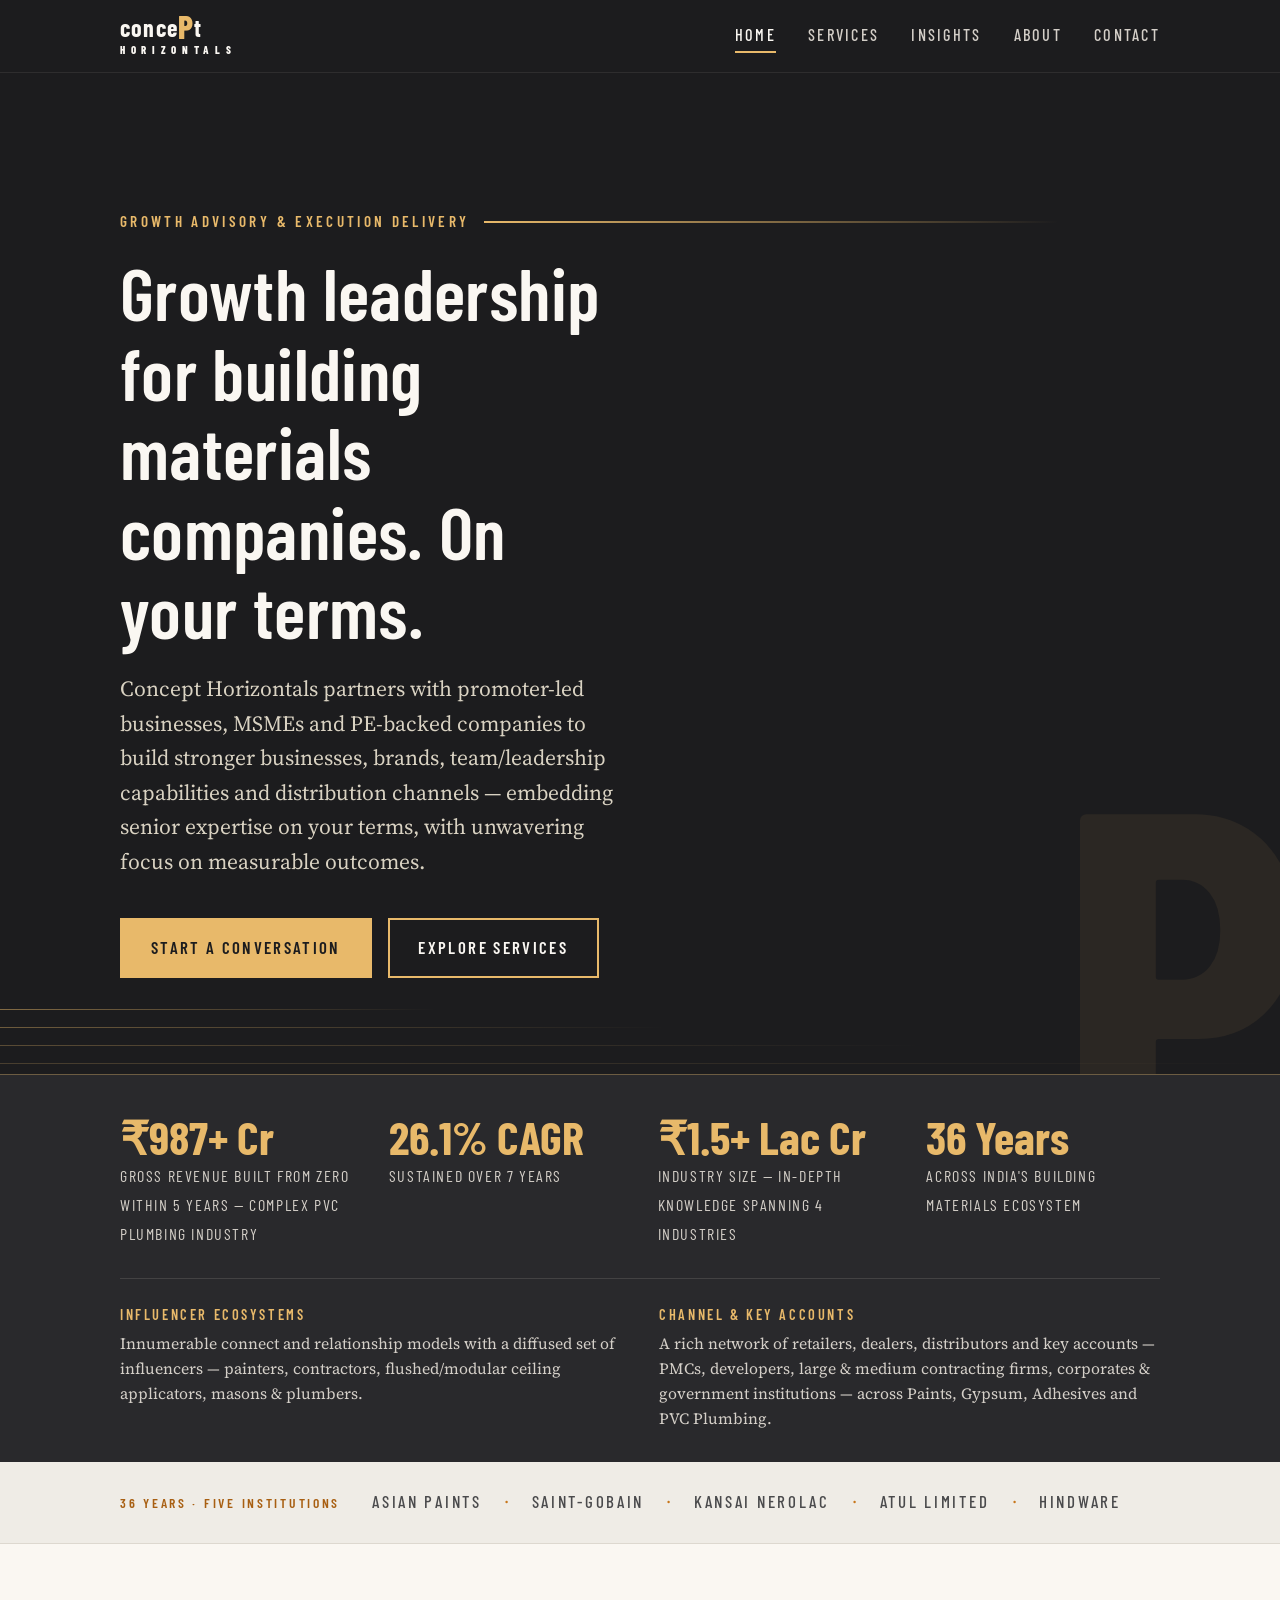
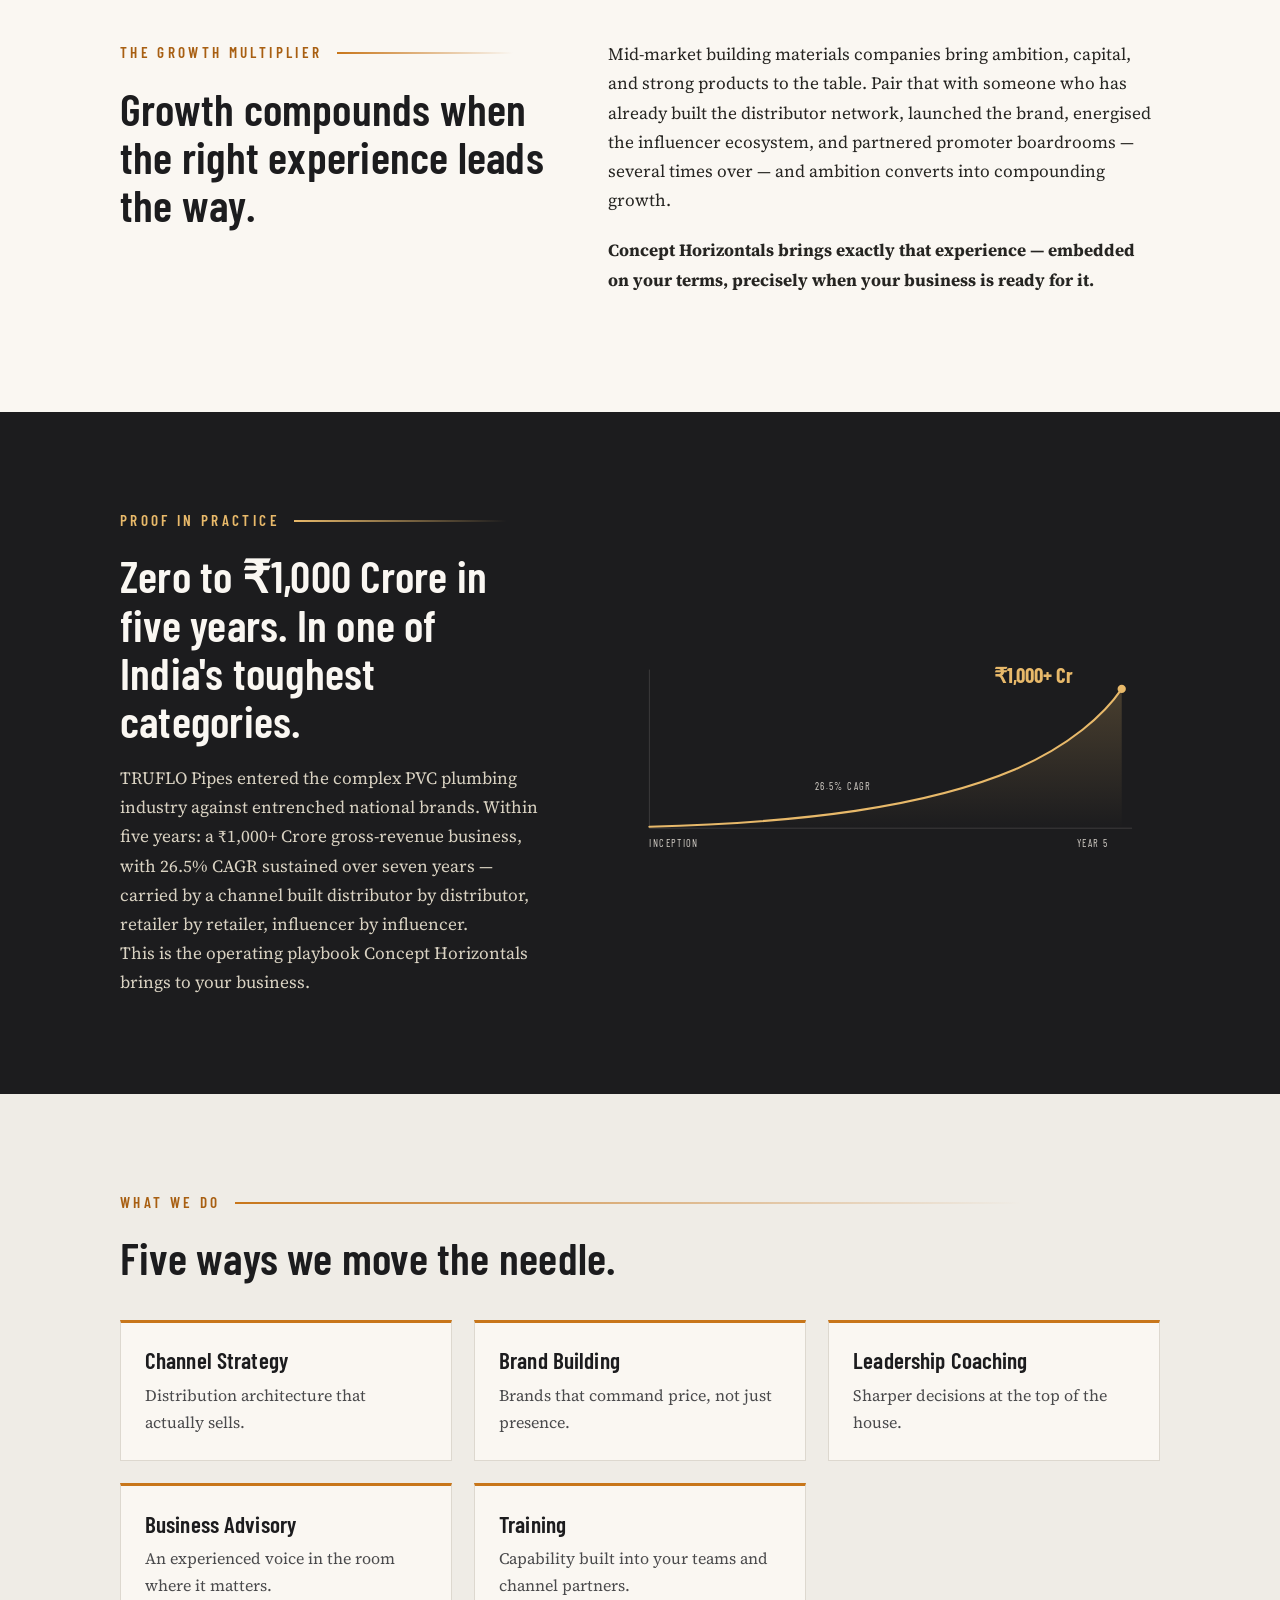
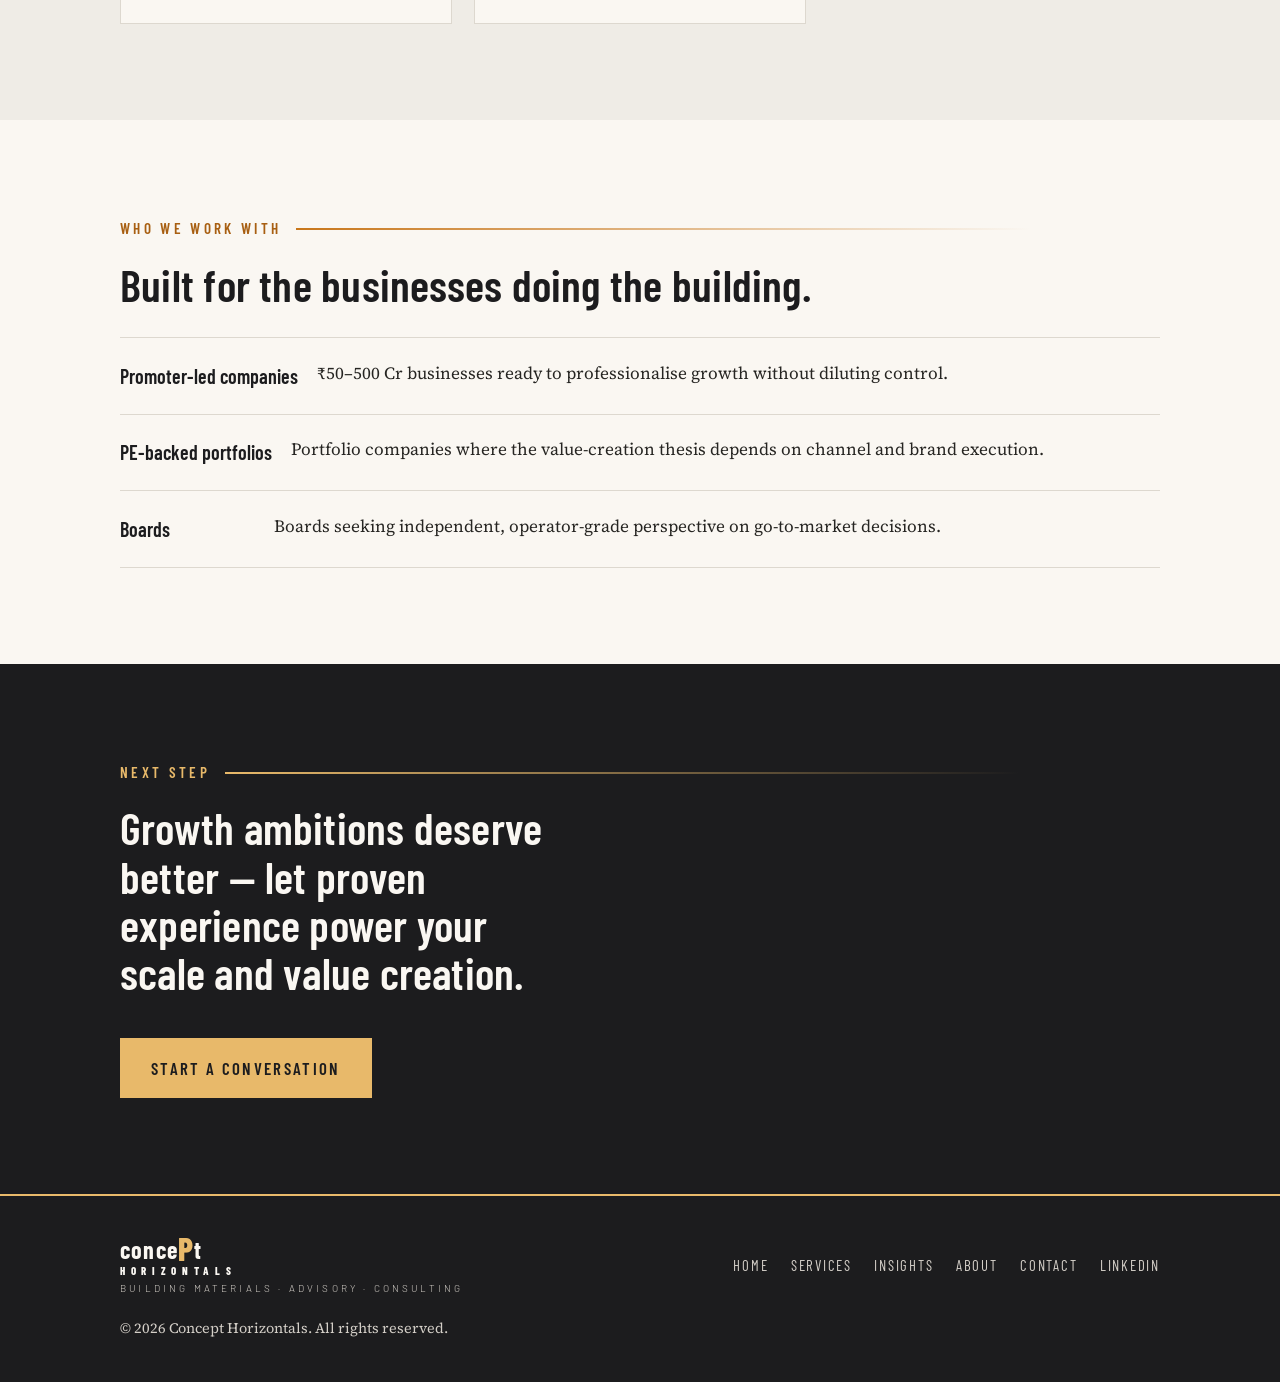
<file: index.html>
<!DOCTYPE html>
<html lang="en">
<head>
  <meta charset="UTF-8" />
  <meta name="viewport" content="width=device-width, initial-scale=1.0" />
  <title>Concept Horizontals — Growth Leadership for Building Materials Companies</title>
  <meta name="description" content="Growth Advisory & Execution Delivery for promoter-led businesses, MSMEs and PE-backed companies — building stronger businesses, brands, leadership capability and distribution channels." />
  <link rel="preconnect" href="https://fonts.googleapis.com" />
  <link rel="preconnect" href="https://fonts.gstatic.com" crossorigin />
  <link href="https://fonts.googleapis.com/css2?family=Barlow+Condensed:wght@400;500;600;700;800&family=Barlow:wght@300;400&family=Source+Serif+4:ital,wght@0,400;0,600;1,400&display=swap" rel="stylesheet" />
  <link rel="stylesheet" href="css/styles.css" />
</head>
<body>

  <header class="site-header">
    <div class="container">
      <a class="wordmark" href="index.html"><span class="wm-top">conce<span class="big-p">P</span>t</span><span class="wm-bottom">Horizontals</span></a>
      <button class="nav-toggle" aria-expanded="false" aria-controls="site-nav">Menu</button>
      <nav class="main-nav" id="site-nav" aria-label="Main">
        <ul>
          <li><a href="index.html" aria-current="page">Home</a></li>
          <li><a href="services.html">Services</a></li>
          <li><a href="insights.html">Insights</a></li>
          <li><a href="about.html">About</a></li>
          <li><a href="contact.html">Contact</a></li>
        </ul>
      </nav>
    </div>
  </header>

  <main>

    <!-- HERO -->
    <section class="hero on-dark">
      <div class="container">
        <div class="horizon"><span class="eyebrow">Growth Advisory &amp; Execution Delivery</span></div>
        <h1>Growth leadership for building materials companies. On your terms.</h1>
        <p class="lede">Concept Horizontals partners with promoter-led businesses, MSMEs and PE-backed companies to build stronger businesses, brands, team/leadership capabilities and distribution channels — embedding senior expertise on your terms, with unwavering focus on measurable outcomes.</p>
        <div class="hero-ctas">
          <a class="btn btn--solid" href="contact.html">Start a Conversation</a>
          <a class="btn btn--ghost" href="services.html">Explore Services</a>
        </div>
      </div>
      <div class="hero-horizons" aria-hidden="true"><span></span><span></span><span></span><span></span></div>
    </section>

    <!-- PROOF STRIP -->
    <section class="proof-strip on-dark" aria-label="Track record">
      <div class="container">
        <div class="proof-grid">
          <div class="stat"><span class="num" data-countup data-prefix="₹" data-target="1000" data-suffix="+ Cr" data-locale="en-IN">₹1,000+ Cr</span><span class="label">Gross revenue built from zero within 5 years — complex PVC plumbing industry</span></div>
          <div class="stat"><span class="num" data-countup data-target="26.5" data-decimals="1" data-suffix="% CAGR">26.5% CAGR</span><span class="label">Sustained over 7 years</span></div>
          <div class="stat"><span class="num" data-countup data-prefix="₹" data-target="1.5" data-decimals="1" data-suffix="+ Lac Cr">₹1.5+ Lac Cr</span><span class="label">Industry size — in-depth knowledge spanning 4 industries</span></div>
          <div class="stat"><span class="num" data-countup data-target="36" data-suffix=" Years">36 Years</span><span class="label">Across India's building materials ecosystem</span></div>
        </div>
        <div class="cred-lines">
          <p class="cred"><span class="cred-lead">Influencer ecosystems</span> Innumerable connect and relationship models with a diffused set of influencers — painters, contractors, flushed/modular ceiling applicators, masons &amp; plumbers.</p>
          <p class="cred"><span class="cred-lead">Channel &amp; key accounts</span> A rich network of retailers, dealers, distributors and key accounts — PMCs, developers, large &amp; medium contracting firms, corporates &amp; government institutions — across Paints, Gypsum, Adhesives and PVC Plumbing.</p>
        </div>
      </div>
    </section>

    <!-- INSTITUTIONS STRIP -->
    <section class="brand-strip" aria-label="Career institutions">
      <div class="container">
        <span class="strip-label">36 years · five institutions</span>
        <span class="inst">Asian Paints</span><span class="dot">·</span>
        <span class="inst">Saint-Gobain</span><span class="dot">·</span>
        <span class="inst">Kansai Nerolac</span><span class="dot">·</span>
        <span class="inst">Atul Limited</span><span class="dot">·</span>
        <span class="inst">Hindware</span>
      </div>
    </section>

    <!-- PROBLEM -->
    <section class="section">
      <div class="container split">
        <div>
          <div class="horizon"><span class="eyebrow">The Growth Multiplier</span></div>
          <h2>Growth compounds when the right experience leads the way.</h2>
        </div>
        <div class="prose">
          <p>Mid-market building materials companies bring ambition, capital, and strong products to the table. Pair that with someone who has already built the distributor network, launched the brand, energised the influencer ecosystem, and partnered promoter boardrooms — several times over — and ambition converts into compounding growth.</p>
          <p><strong>Concept Horizontals brings exactly that experience — embedded on your terms, precisely when your business is ready for it.</strong></p>
        </div>
      </div>
    </section>

    <!-- PROOF IN PRACTICE: TRUFLO GROWTH CURVE -->
    <section class="section section--dark on-dark growth-band">
      <div class="container split">
        <div>
          <div class="horizon"><span class="eyebrow">Proof in Practice</span></div>
          <h2>Zero to ₹1,000 Crore in five years. In one of India's toughest categories.</h2>
          <p>TRUFLO Pipes entered the complex PVC plumbing industry against entrenched national brands. Within five years: a ₹1,000+ Crore gross-revenue business, with 26.5% CAGR sustained over seven years — carried by a channel built distributor by distributor, retailer by retailer, influencer by influencer.</p>
          <p>This is the operating playbook Concept Horizontals brings to your business.</p>
        </div>
        <div>
          <svg class="growth-chart" viewBox="0 0 800 320" role="img" aria-label="TRUFLO gross revenue growth curve from inception to over 1,000 Crore rupees within 5 years, with 26.5 percent CAGR sustained over 7 years">
            <defs>
              <linearGradient id="growthFill" x1="0" y1="0" x2="0" y2="1">
                <stop offset="0%" stop-color="#E8B96A" stop-opacity="0.22"/>
                <stop offset="100%" stop-color="#E8B96A" stop-opacity="0"/>
              </linearGradient>
            </defs>
            <!-- axes -->
            <line class="axis" x1="60" y1="270" x2="760" y2="270"/>
            <line class="axis" x1="60" y1="270" x2="60" y2="40"/>
            <!-- area fill under curve -->
            <path class="fill" d="M60,268 C280,262 460,240 590,185 C670,150 720,105 745,68 L745,270 L60,270 Z"/>
            <!-- growth curve -->
            <path class="curve" d="M60,268 C280,262 460,240 590,185 C670,150 720,105 745,68"/>
            <!-- endpoint marker -->
            <circle class="marker" cx="745" cy="68" r="6"/>
            <!-- labels -->
            <text class="chart-label" x="60" y="298">Inception</text>
            <text class="chart-label" x="680" y="298">Year 5</text>
            <text class="chart-num" x="560" y="60">₹1,000+ Cr</text>
            <text class="chart-label" x="300" y="215">26.5% CAGR</text>
          </svg>
        </div>
      </div>
    </section>

    <!-- WHAT WE DO -->
    <section class="section section--alt">
      <div class="container">
        <div class="horizon"><span class="eyebrow">What We Do</span></div>
        <h2>Five ways we move the needle.</h2>
        <div class="card-grid">
          <a class="card" href="services.html#channel-strategy">
            <h3>Channel Strategy</h3>
            <p>Distribution architecture that actually sells.</p>
          </a>
          <a class="card" href="services.html#brand-building">
            <h3>Brand Building</h3>
            <p>Brands that command price, not just presence.</p>
          </a>
          <a class="card" href="services.html#leadership-coaching">
            <h3>Leadership Coaching</h3>
            <p>Sharper decisions at the top of the house.</p>
          </a>
          <a class="card" href="services.html#business-advisory">
            <h3>Business Advisory</h3>
            <p>An experienced voice in the room where it matters.</p>
          </a>
          <a class="card" href="services.html#training">
            <h3>Training</h3>
            <p>Capability built into your teams and channel partners.</p>
          </a>
        </div>
      </div>
    </section>

    <!-- WHO WE WORK WITH -->
    <section class="section">
      <div class="container">
        <div class="horizon"><span class="eyebrow">Who We Work With</span></div>
        <h2>Built for the businesses doing the building.</h2>
        <ul class="audience">
          <li>
            <span class="who">Promoter-led companies</span>
            <span>₹50–500 Cr businesses ready to professionalise growth without diluting control.</span>
          </li>
          <li>
            <span class="who">PE-backed portfolios</span>
            <span>Portfolio companies where the value-creation thesis depends on channel and brand execution.</span>
          </li>
          <li>
            <span class="who">Boards</span>
            <span>Boards seeking independent, operator-grade perspective on go-to-market decisions.</span>
          </li>
        </ul>
      </div>
    </section>

    <!-- CLOSING CTA -->
    <section class="section section--dark on-dark cta-band">
      <div class="container">
        <div class="horizon"><span class="eyebrow">Next Step</span></div>
        <h2>Growth ambitions deserve better — let proven experience power your scale and value creation.</h2>
        <a class="btn btn--solid" href="contact.html">Start a Conversation</a>
      </div>
    </section>

  </main>

  <footer class="site-footer">
    <div class="container">
      <a class="wordmark" href="index.html"><span class="wm-top">conce<span class="big-p">P</span>t</span><span class="wm-bottom">Horizontals</span><span class="wm-tagline">Building Materials · Advisory · Consulting</span></a>
      <nav class="footer-nav" aria-label="Footer">
        <ul>
          <li><a href="index.html">Home</a></li>
          <li><a href="services.html">Services</a></li>
          <li><a href="insights.html">Insights</a></li>
          <li><a href="about.html">About</a></li>
          <li><a href="contact.html">Contact</a></li>
          <li><a href="#" rel="noopener">LinkedIn</a></li>
        </ul>
      </nav>
      <p class="copyright">© 2026 Concept Horizontals. All rights reserved.</p>
    </div>
  </footer>

  <script src="js/main.js"></script>
</body>
</html>
</file>
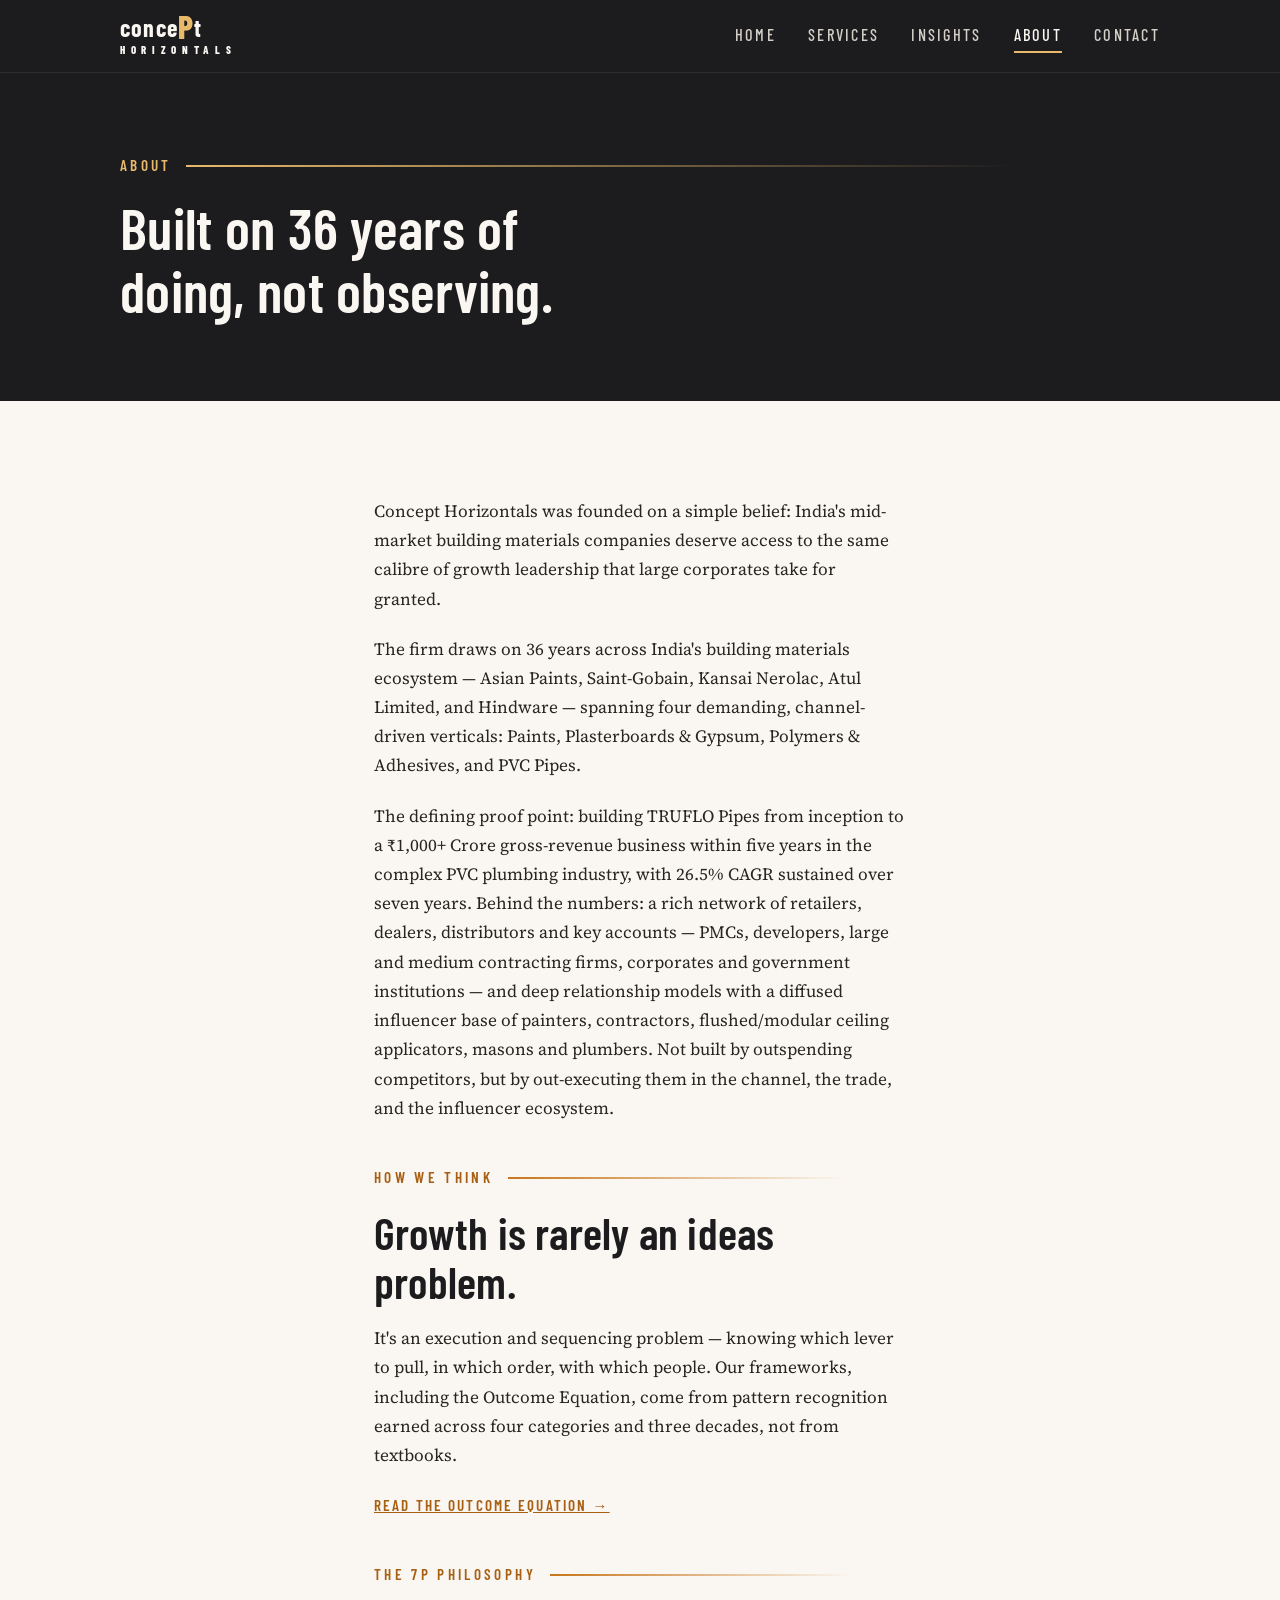
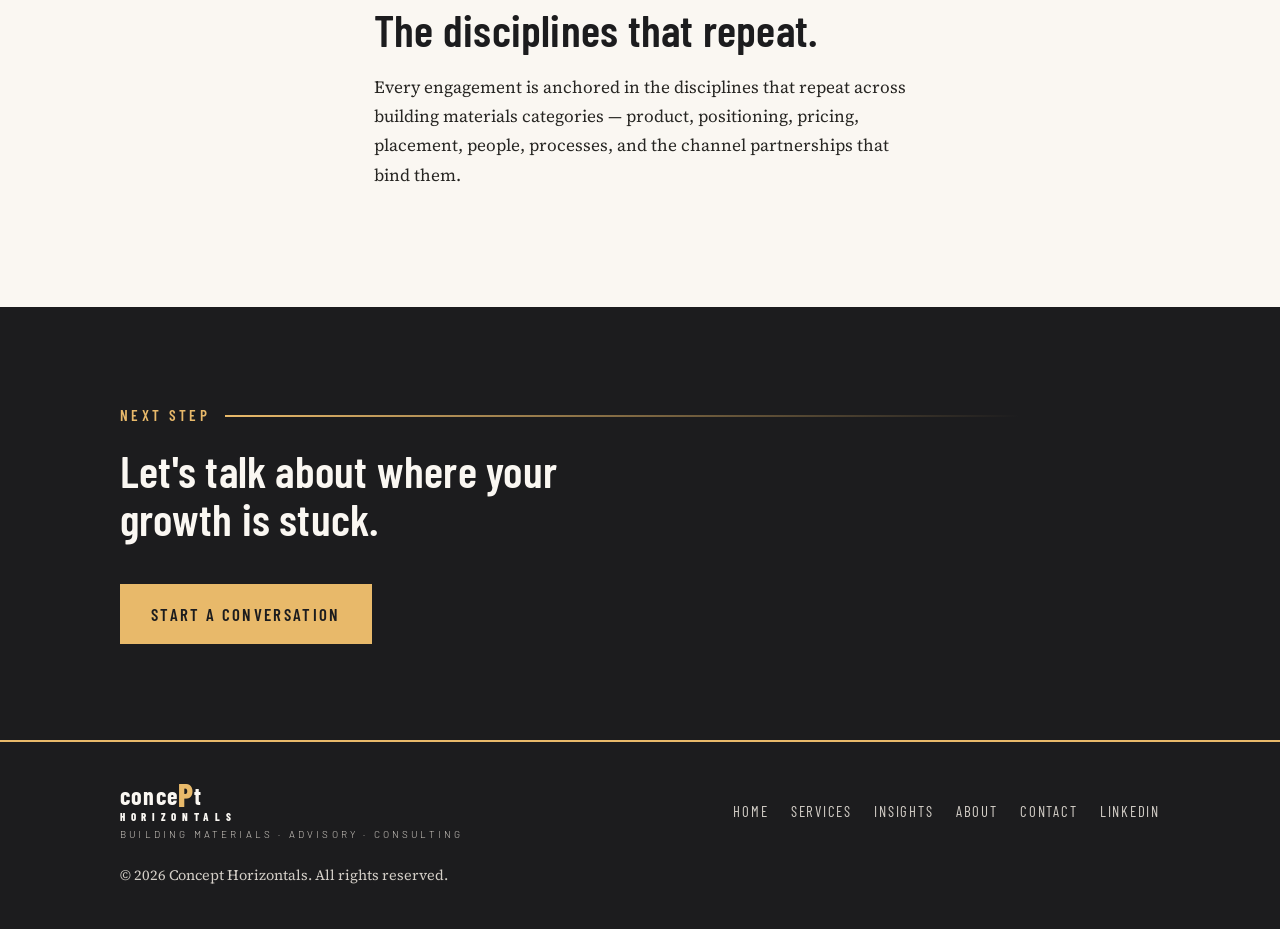
<file: about.html>
<!DOCTYPE html>
<html lang="en">
<head>
  <meta charset="UTF-8" />
  <meta name="viewport" content="width=device-width, initial-scale=1.0" />
  <title>About — Concept Horizontals</title>
  <meta name="description" content="Concept Horizontals is built on 36 years across India's building materials ecosystem — Paints, Gypsum, Adhesives, and PVC Pipes." />
  <link rel="preconnect" href="https://fonts.googleapis.com" />
  <link rel="preconnect" href="https://fonts.gstatic.com" crossorigin />
  <link href="https://fonts.googleapis.com/css2?family=Barlow+Condensed:wght@400;500;600;700;800&family=Barlow:wght@300;400&family=Source+Serif+4:ital,wght@0,400;0,600;1,400&display=swap" rel="stylesheet" />
  <link rel="stylesheet" href="css/styles.css" />
</head>
<body>

  <header class="site-header">
    <div class="container">
      <a class="wordmark" href="index.html"><span class="wm-top">conce<span class="big-p">P</span>t</span><span class="wm-bottom">Horizontals</span></a>
      <button class="nav-toggle" aria-expanded="false" aria-controls="site-nav">Menu</button>
      <nav class="main-nav" id="site-nav" aria-label="Main">
        <ul>
          <li><a href="index.html">Home</a></li>
          <li><a href="services.html">Services</a></li>
          <li><a href="insights.html">Insights</a></li>
          <li><a href="about.html" aria-current="page">About</a></li>
          <li><a href="contact.html">Contact</a></li>
        </ul>
      </nav>
    </div>
  </header>

  <main>

    <section class="page-intro on-dark">
      <div class="container">
        <div class="horizon"><span class="eyebrow">About</span></div>
        <h1>Built on 36 years of doing, not observing.</h1>
      </div>
    </section>

    <section class="section">
      <div class="container prose">
        <p>Concept Horizontals was founded on a simple belief: India's mid-market building materials companies deserve access to the same calibre of growth leadership that large corporates take for granted.</p>
        <p>The firm draws on 36 years across India's building materials ecosystem — Asian Paints, Saint-Gobain, Kansai Nerolac, Atul Limited, and Hindware — spanning four demanding, channel-driven verticals: Paints, Plasterboards &amp; Gypsum, Polymers &amp; Adhesives, and PVC Pipes.</p>
        <p>The defining proof point: building TRUFLO Pipes from inception to a ₹1,000+ Crore gross-revenue business within five years in the complex PVC plumbing industry, with 26.5% CAGR sustained over seven years. Behind the numbers: a rich network of retailers, dealers, distributors and key accounts — PMCs, developers, large and medium contracting firms, corporates and government institutions — and deep relationship models with a diffused influencer base of painters, contractors, flushed/modular ceiling applicators, masons and plumbers. Not built by outspending competitors, but by out-executing them in the channel, the trade, and the influencer ecosystem.</p>

        <div class="horizon" style="margin-top:2.6rem;"><span class="eyebrow">How We Think</span></div>
        <h2 style="margin-top:0;">Growth is rarely an ideas problem.</h2>
        <p>It's an execution and sequencing problem — knowing which lever to pull, in which order, with which people. Our frameworks, including the Outcome Equation, come from pattern recognition earned across four categories and three decades, not from textbooks.</p>
        <p><a class="read-more" href="article-outcome-equation.html">Read the Outcome Equation →</a></p>

        <div class="horizon" style="margin-top:2.6rem;"><span class="eyebrow">The 7P Philosophy</span></div>
        <h2 style="margin-top:0;">The disciplines that repeat.</h2>
        <p>Every engagement is anchored in the disciplines that repeat across building materials categories — product, positioning, pricing, placement, people, processes, and the channel partnerships that bind them.</p>
      </div>
    </section>

    <section class="section section--dark on-dark cta-band">
      <div class="container">
        <div class="horizon"><span class="eyebrow">Next Step</span></div>
        <h2>Let's talk about where your growth is stuck.</h2>
        <a class="btn btn--solid" href="contact.html">Start a Conversation</a>
      </div>
    </section>

  </main>

  <footer class="site-footer">
    <div class="container">
      <a class="wordmark" href="index.html"><span class="wm-top">conce<span class="big-p">P</span>t</span><span class="wm-bottom">Horizontals</span><span class="wm-tagline">Building Materials · Advisory · Consulting</span></a>
      <nav class="footer-nav" aria-label="Footer">
        <ul>
          <li><a href="index.html">Home</a></li>
          <li><a href="services.html">Services</a></li>
          <li><a href="insights.html">Insights</a></li>
          <li><a href="about.html">About</a></li>
          <li><a href="contact.html">Contact</a></li>
          <li><a href="#" rel="noopener">LinkedIn</a></li>
        </ul>
      </nav>
      <p class="copyright">© 2026 Concept Horizontals. All rights reserved.</p>
    </div>
  </footer>

  <script src="js/main.js"></script>
</body>
</html>
</file>
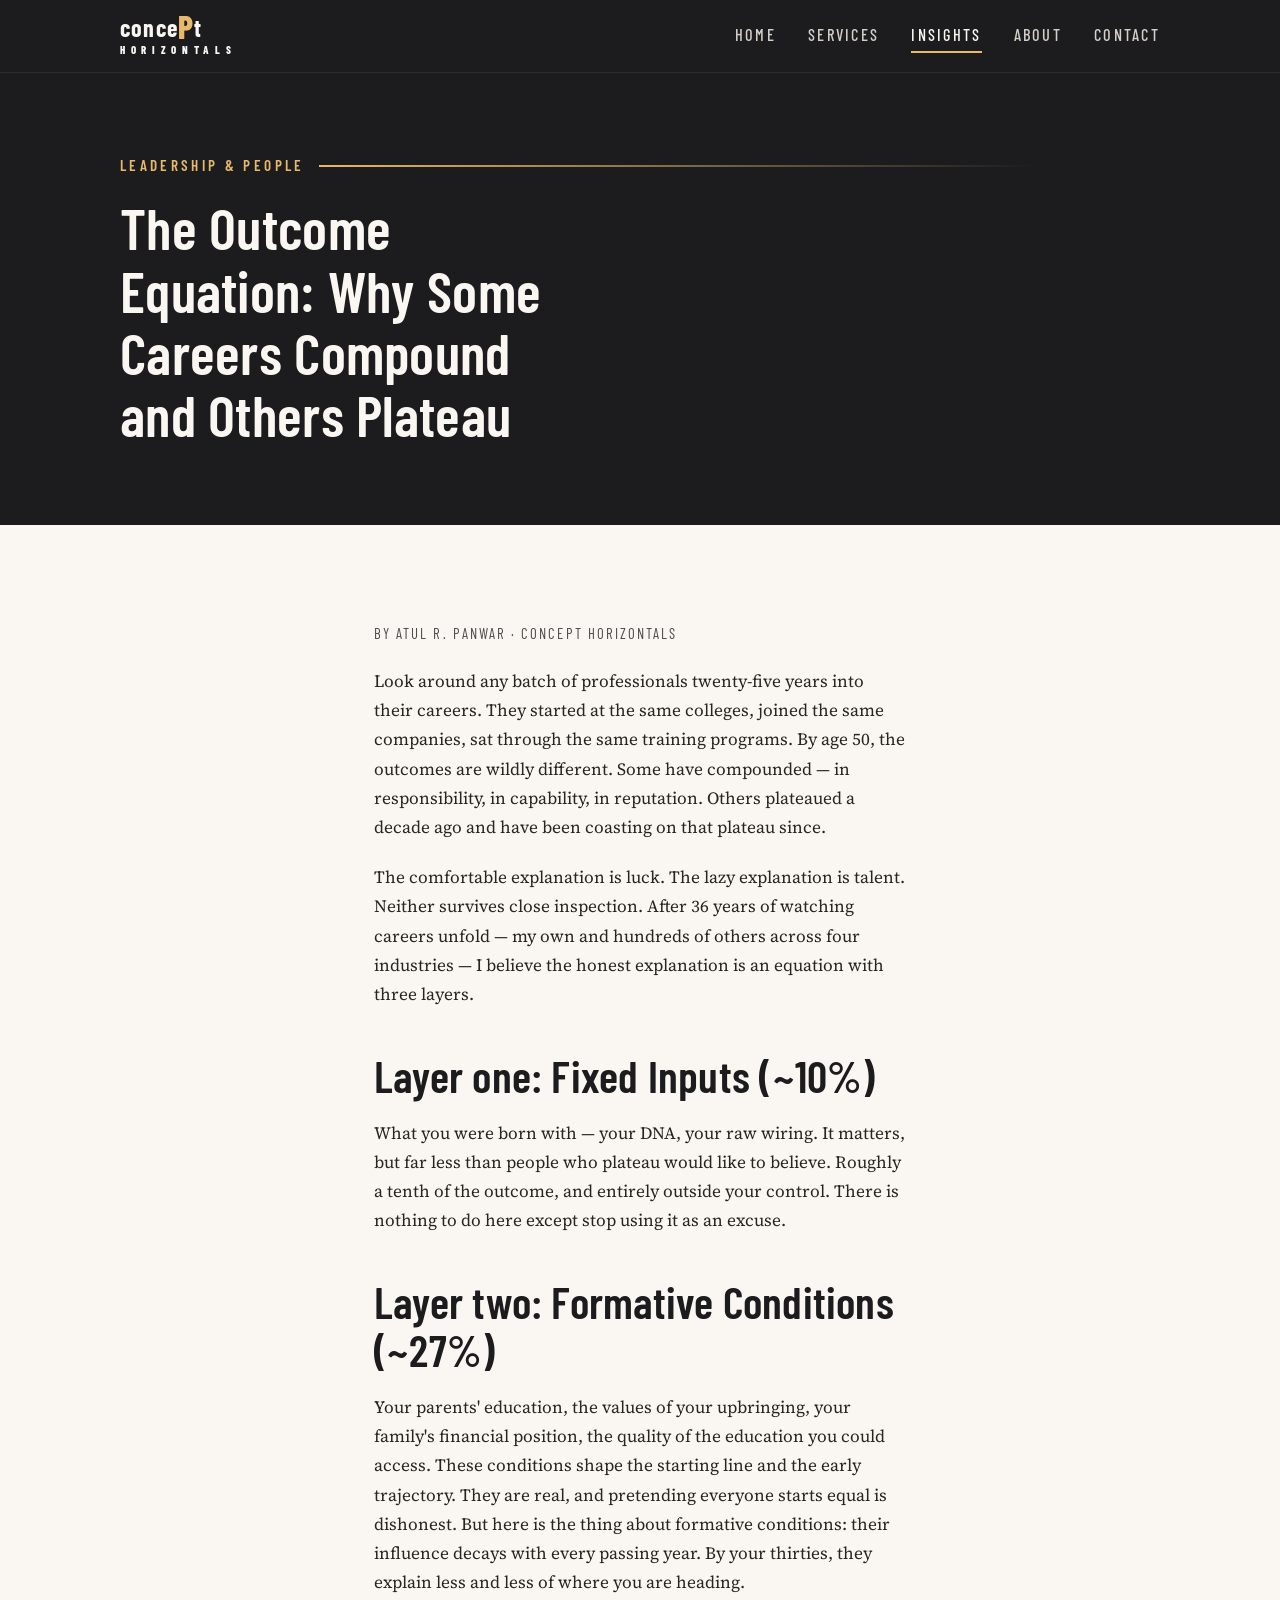
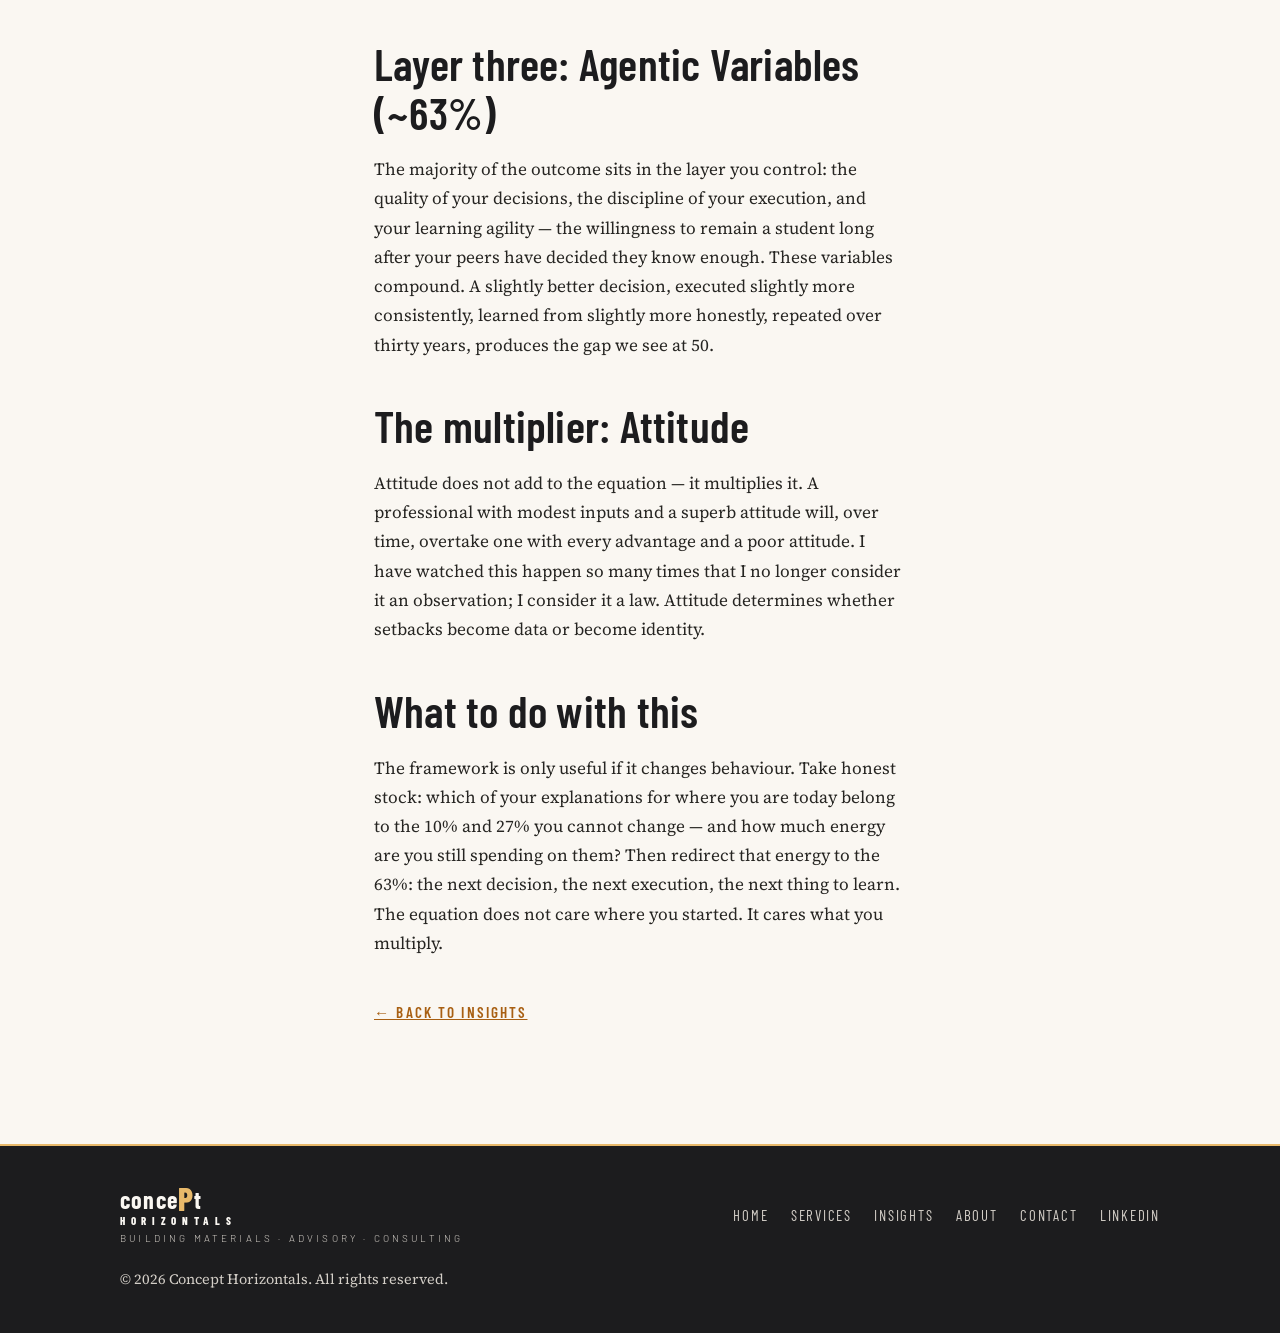
<file: article-outcome-equation.html>
<!DOCTYPE html>
<html lang="en">
<head>
  <meta charset="UTF-8" />
  <meta name="viewport" content="width=device-width, initial-scale=1.0" />
  <title>The Outcome Equation — Concept Horizontals</title>
  <meta name="description" content="Why some careers compound and others plateau: a framework of Fixed Inputs, Formative Conditions, and Agentic Variables." />
  <link rel="preconnect" href="https://fonts.googleapis.com" />
  <link rel="preconnect" href="https://fonts.gstatic.com" crossorigin />
  <link href="https://fonts.googleapis.com/css2?family=Barlow+Condensed:wght@400;500;600;700;800&family=Barlow:wght@300;400&family=Source+Serif+4:ital,wght@0,400;0,600;1,400&display=swap" rel="stylesheet" />
  <link rel="stylesheet" href="css/styles.css" />
</head>
<body>

  <header class="site-header">
    <div class="container">
      <a class="wordmark" href="index.html"><span class="wm-top">conce<span class="big-p">P</span>t</span><span class="wm-bottom">Horizontals</span></a>
      <button class="nav-toggle" aria-expanded="false" aria-controls="site-nav">Menu</button>
      <nav class="main-nav" id="site-nav" aria-label="Main">
        <ul>
          <li><a href="index.html">Home</a></li>
          <li><a href="services.html">Services</a></li>
          <li><a href="insights.html" aria-current="page">Insights</a></li>
          <li><a href="about.html">About</a></li>
          <li><a href="contact.html">Contact</a></li>
        </ul>
      </nav>
    </div>
  </header>

  <main>

    <section class="page-intro on-dark">
      <div class="container">
        <div class="horizon"><span class="eyebrow">Leadership &amp; People</span></div>
        <h1>The Outcome Equation: Why Some Careers Compound and Others Plateau</h1>
      </div>
    </section>

    <section class="section">
      <div class="container prose">
        <p class="article-meta">By Atul R. Panwar · Concept Horizontals</p>

        <!-- ============================================================
             NOTE FOR ATUL: This is a condensed version of the article.
             Replace everything between the START and END markers below
             with your full 3,500-word Outcome Equation article.
             ============================================================ -->
        <!-- ARTICLE BODY START -->

        <p>Look around any batch of professionals twenty-five years into their careers. They started at the same colleges, joined the same companies, sat through the same training programs. By age 50, the outcomes are wildly different. Some have compounded — in responsibility, in capability, in reputation. Others plateaued a decade ago and have been coasting on that plateau since.</p>
        <p>The comfortable explanation is luck. The lazy explanation is talent. Neither survives close inspection. After 36 years of watching careers unfold — my own and hundreds of others across four industries — I believe the honest explanation is an equation with three layers.</p>

        <h2>Layer one: Fixed Inputs (~10%)</h2>
        <p>What you were born with — your DNA, your raw wiring. It matters, but far less than people who plateau would like to believe. Roughly a tenth of the outcome, and entirely outside your control. There is nothing to do here except stop using it as an excuse.</p>

        <h2>Layer two: Formative Conditions (~27%)</h2>
        <p>Your parents' education, the values of your upbringing, your family's financial position, the quality of the education you could access. These conditions shape the starting line and the early trajectory. They are real, and pretending everyone starts equal is dishonest. But here is the thing about formative conditions: their influence decays with every passing year. By your thirties, they explain less and less of where you are heading.</p>

        <h2>Layer three: Agentic Variables (~63%)</h2>
        <p>The majority of the outcome sits in the layer you control: the quality of your decisions, the discipline of your execution, and your learning agility — the willingness to remain a student long after your peers have decided they know enough. These variables compound. A slightly better decision, executed slightly more consistently, learned from slightly more honestly, repeated over thirty years, produces the gap we see at 50.</p>

        <h2>The multiplier: Attitude</h2>
        <p>Attitude does not add to the equation — it multiplies it. A professional with modest inputs and a superb attitude will, over time, overtake one with every advantage and a poor attitude. I have watched this happen so many times that I no longer consider it an observation; I consider it a law. Attitude determines whether setbacks become data or become identity.</p>

        <h2>What to do with this</h2>
        <p>The framework is only useful if it changes behaviour. Take honest stock: which of your explanations for where you are today belong to the 10% and 27% you cannot change — and how much energy are you still spending on them? Then redirect that energy to the 63%: the next decision, the next execution, the next thing to learn. The equation does not care where you started. It cares what you multiply.</p>

        <!-- ARTICLE BODY END -->

        <p style="margin-top:2.5rem;"><a class="read-more" href="insights.html">← Back to Insights</a></p>
      </div>
    </section>

  </main>

  <footer class="site-footer">
    <div class="container">
      <a class="wordmark" href="index.html"><span class="wm-top">conce<span class="big-p">P</span>t</span><span class="wm-bottom">Horizontals</span><span class="wm-tagline">Building Materials · Advisory · Consulting</span></a>
      <nav class="footer-nav" aria-label="Footer">
        <ul>
          <li><a href="index.html">Home</a></li>
          <li><a href="services.html">Services</a></li>
          <li><a href="insights.html">Insights</a></li>
          <li><a href="about.html">About</a></li>
          <li><a href="contact.html">Contact</a></li>
          <li><a href="#" rel="noopener">LinkedIn</a></li>
        </ul>
      </nav>
      <p class="copyright">© 2026 Concept Horizontals. All rights reserved.</p>
    </div>
  </footer>

  <script src="js/main.js"></script>
</body>
</html>
</file>
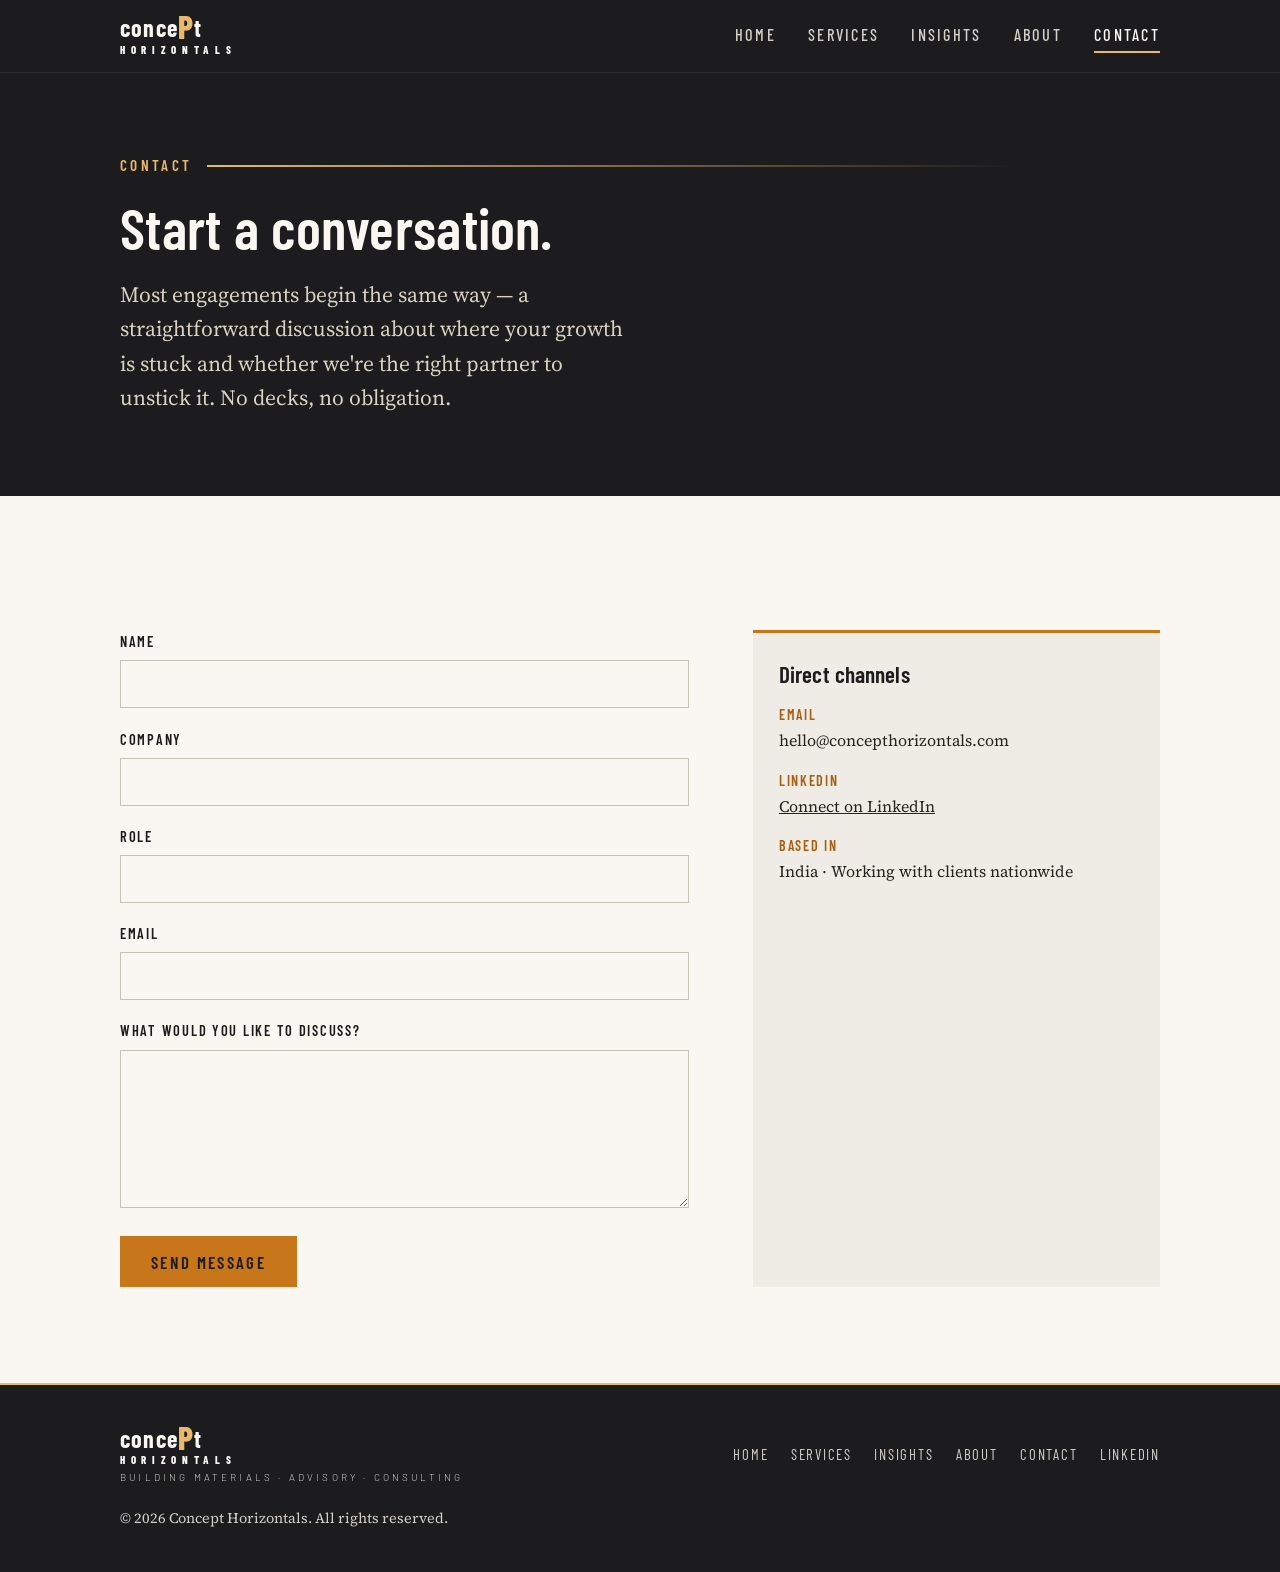
<file: contact.html>
<!DOCTYPE html>
<html lang="en">
<head>
  <meta charset="UTF-8" />
  <meta name="viewport" content="width=device-width, initial-scale=1.0" />
  <title>Contact — Concept Horizontals</title>
  <meta name="description" content="Start a conversation with Concept Horizontals about your growth agenda." />
  <link rel="preconnect" href="https://fonts.googleapis.com" />
  <link rel="preconnect" href="https://fonts.gstatic.com" crossorigin />
  <link href="https://fonts.googleapis.com/css2?family=Barlow+Condensed:wght@400;500;600;700;800&family=Barlow:wght@300;400&family=Source+Serif+4:ital,wght@0,400;0,600;1,400&display=swap" rel="stylesheet" />
  <link rel="stylesheet" href="css/styles.css" />
</head>
<body>

  <header class="site-header">
    <div class="container">
      <a class="wordmark" href="index.html"><span class="wm-top">conce<span class="big-p">P</span>t</span><span class="wm-bottom">Horizontals</span></a>
      <button class="nav-toggle" aria-expanded="false" aria-controls="site-nav">Menu</button>
      <nav class="main-nav" id="site-nav" aria-label="Main">
        <ul>
          <li><a href="index.html">Home</a></li>
          <li><a href="services.html">Services</a></li>
          <li><a href="insights.html">Insights</a></li>
          <li><a href="about.html">About</a></li>
          <li><a href="contact.html" aria-current="page">Contact</a></li>
        </ul>
      </nav>
    </div>
  </header>

  <main>

    <section class="page-intro on-dark">
      <div class="container">
        <div class="horizon"><span class="eyebrow">Contact</span></div>
        <h1>Start a conversation.</h1>
        <p class="lede">Most engagements begin the same way — a straightforward discussion about where your growth is stuck and whether we're the right partner to unstick it. No decks, no obligation.</p>
      </div>
    </section>

    <section class="section">
      <div class="container contact-grid">

        <!--
          FORM SETUP NOTE FOR ATUL:
          This form needs a form-handling service to actually send messages.
          Free option: https://formspree.io — create a free account, create a
          form, and replace YOUR_FORM_ID in the action attribute below with
          the ID Formspree gives you. Nothing else needs to change.
        -->
        <form action="https://formspree.io/f/YOUR_FORM_ID" method="POST">
          <div class="form-field">
            <label for="name">Name</label>
            <input type="text" id="name" name="name" required autocomplete="name" />
          </div>
          <div class="form-field">
            <label for="company">Company</label>
            <input type="text" id="company" name="company" autocomplete="organization" />
          </div>
          <div class="form-field">
            <label for="role">Role</label>
            <input type="text" id="role" name="role" autocomplete="organization-title" />
          </div>
          <div class="form-field">
            <label for="email">Email</label>
            <input type="email" id="email" name="email" required autocomplete="email" />
          </div>
          <div class="form-field">
            <label for="message">What would you like to discuss?</label>
            <textarea id="message" name="message" rows="6" required></textarea>
          </div>
          <button class="btn btn--solid" type="submit">Send Message</button>
        </form>

        <aside class="direct-channels">
          <h3>Direct channels</h3>
          <p><span class="chan">Email</span> hello@concepthorizontals.com</p>
          <p><span class="chan">LinkedIn</span> <a href="#" rel="noopener">Connect on LinkedIn</a></p>
          <p><span class="chan">Based in</span> India · Working with clients nationwide</p>
        </aside>

      </div>
    </section>

  </main>

  <footer class="site-footer">
    <div class="container">
      <a class="wordmark" href="index.html"><span class="wm-top">conce<span class="big-p">P</span>t</span><span class="wm-bottom">Horizontals</span><span class="wm-tagline">Building Materials · Advisory · Consulting</span></a>
      <nav class="footer-nav" aria-label="Footer">
        <ul>
          <li><a href="index.html">Home</a></li>
          <li><a href="services.html">Services</a></li>
          <li><a href="insights.html">Insights</a></li>
          <li><a href="about.html">About</a></li>
          <li><a href="contact.html">Contact</a></li>
          <li><a href="#" rel="noopener">LinkedIn</a></li>
        </ul>
      </nav>
      <p class="copyright">© 2026 Concept Horizontals. All rights reserved.</p>
    </div>
  </footer>

  <script src="js/main.js"></script>
</body>
</html>
</file>
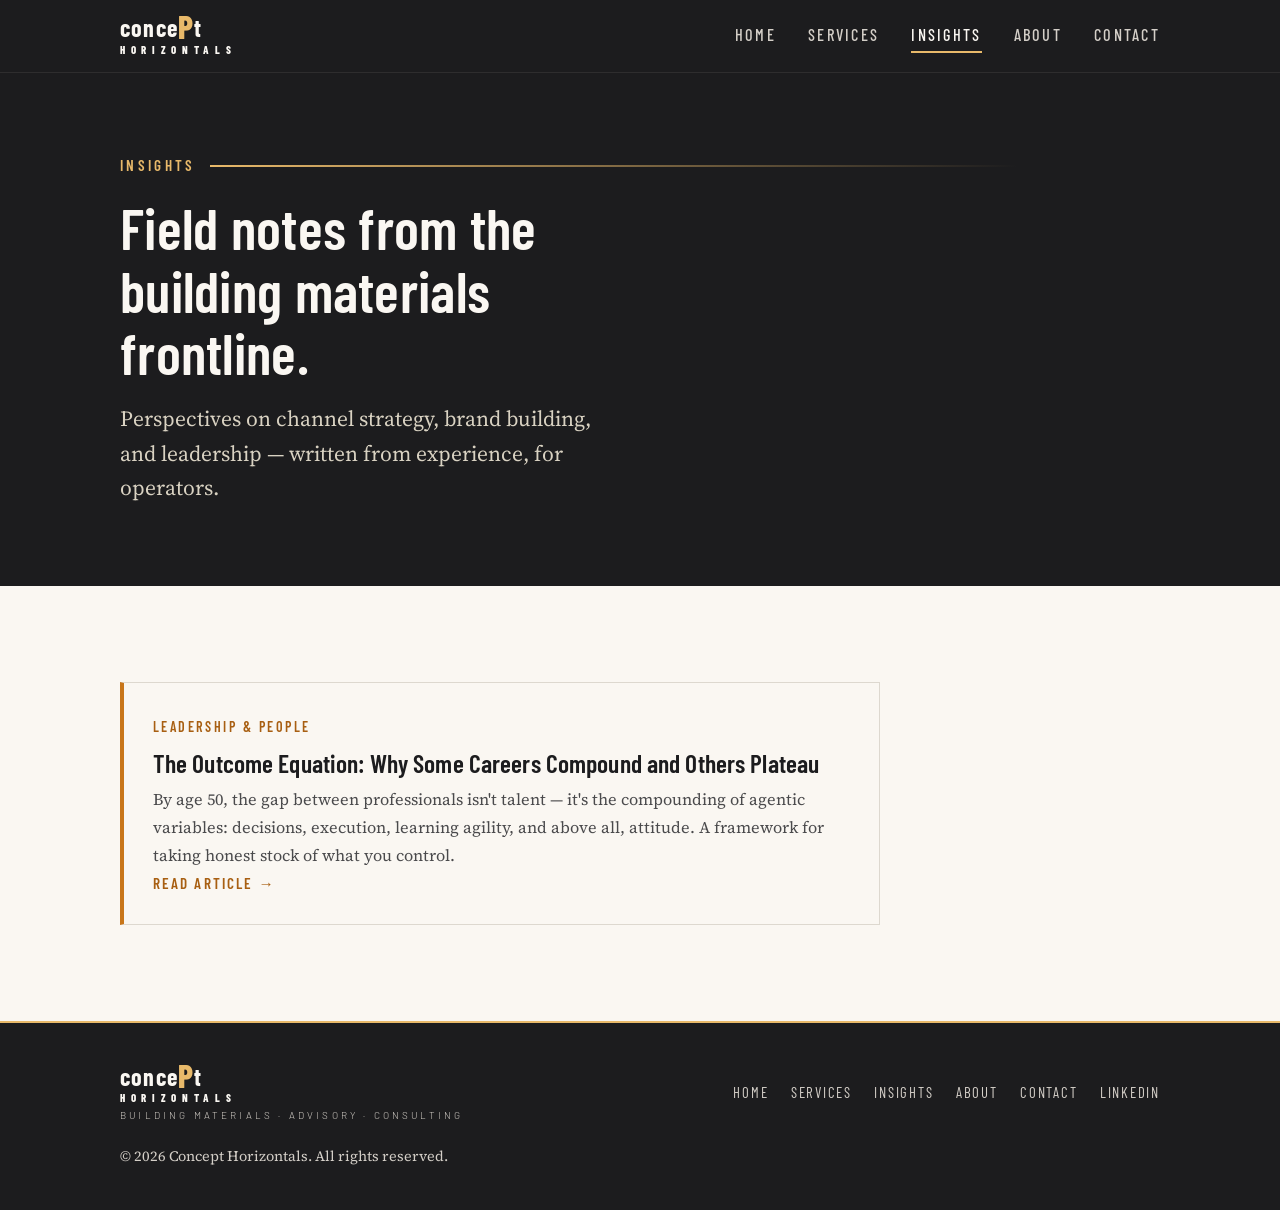
<file: insights.html>
<!DOCTYPE html>
<html lang="en">
<head>
  <meta charset="UTF-8" />
  <meta name="viewport" content="width=device-width, initial-scale=1.0" />
  <title>Insights — Concept Horizontals</title>
  <meta name="description" content="Perspectives on channel strategy, brand building, and leadership — written from experience, for operators." />
  <link rel="preconnect" href="https://fonts.googleapis.com" />
  <link rel="preconnect" href="https://fonts.gstatic.com" crossorigin />
  <link href="https://fonts.googleapis.com/css2?family=Barlow+Condensed:wght@400;500;600;700;800&family=Barlow:wght@300;400&family=Source+Serif+4:ital,wght@0,400;0,600;1,400&display=swap" rel="stylesheet" />
  <link rel="stylesheet" href="css/styles.css" />
</head>
<body>

  <header class="site-header">
    <div class="container">
      <a class="wordmark" href="index.html"><span class="wm-top">conce<span class="big-p">P</span>t</span><span class="wm-bottom">Horizontals</span></a>
      <button class="nav-toggle" aria-expanded="false" aria-controls="site-nav">Menu</button>
      <nav class="main-nav" id="site-nav" aria-label="Main">
        <ul>
          <li><a href="index.html">Home</a></li>
          <li><a href="services.html">Services</a></li>
          <li><a href="insights.html" aria-current="page">Insights</a></li>
          <li><a href="about.html">About</a></li>
          <li><a href="contact.html">Contact</a></li>
        </ul>
      </nav>
    </div>
  </header>

  <main>

    <section class="page-intro on-dark">
      <div class="container">
        <div class="horizon"><span class="eyebrow">Insights</span></div>
        <h1>Field notes from the building materials frontline.</h1>
        <p class="lede">Perspectives on channel strategy, brand building, and leadership — written from experience, for operators.</p>
      </div>
    </section>

    <section class="section">
      <div class="container">
        <!--
          Articles are organised under four content pillars:
          Channel Strategy · Brand Building · Leadership & People · Industry Observations.
          To add a new article: copy the <a class="article-card"> block below,
          change the pillar label, title, teaser, and link.
        -->
        <a class="article-card" href="article-outcome-equation.html">
          <span class="pillar">Leadership &amp; People</span>
          <h3>The Outcome Equation: Why Some Careers Compound and Others Plateau</h3>
          <p>By age 50, the gap between professionals isn't talent — it's the compounding of agentic variables: decisions, execution, learning agility, and above all, attitude. A framework for taking honest stock of what you control.</p>
          <span class="read-more">Read Article →</span>
        </a>
      </div>
    </section>

  </main>

  <footer class="site-footer">
    <div class="container">
      <a class="wordmark" href="index.html"><span class="wm-top">conce<span class="big-p">P</span>t</span><span class="wm-bottom">Horizontals</span><span class="wm-tagline">Building Materials · Advisory · Consulting</span></a>
      <nav class="footer-nav" aria-label="Footer">
        <ul>
          <li><a href="index.html">Home</a></li>
          <li><a href="services.html">Services</a></li>
          <li><a href="insights.html">Insights</a></li>
          <li><a href="about.html">About</a></li>
          <li><a href="contact.html">Contact</a></li>
          <li><a href="#" rel="noopener">LinkedIn</a></li>
        </ul>
      </nav>
      <p class="copyright">© 2026 Concept Horizontals. All rights reserved.</p>
    </div>
  </footer>

  <script src="js/main.js"></script>
</body>
</html>
</file>
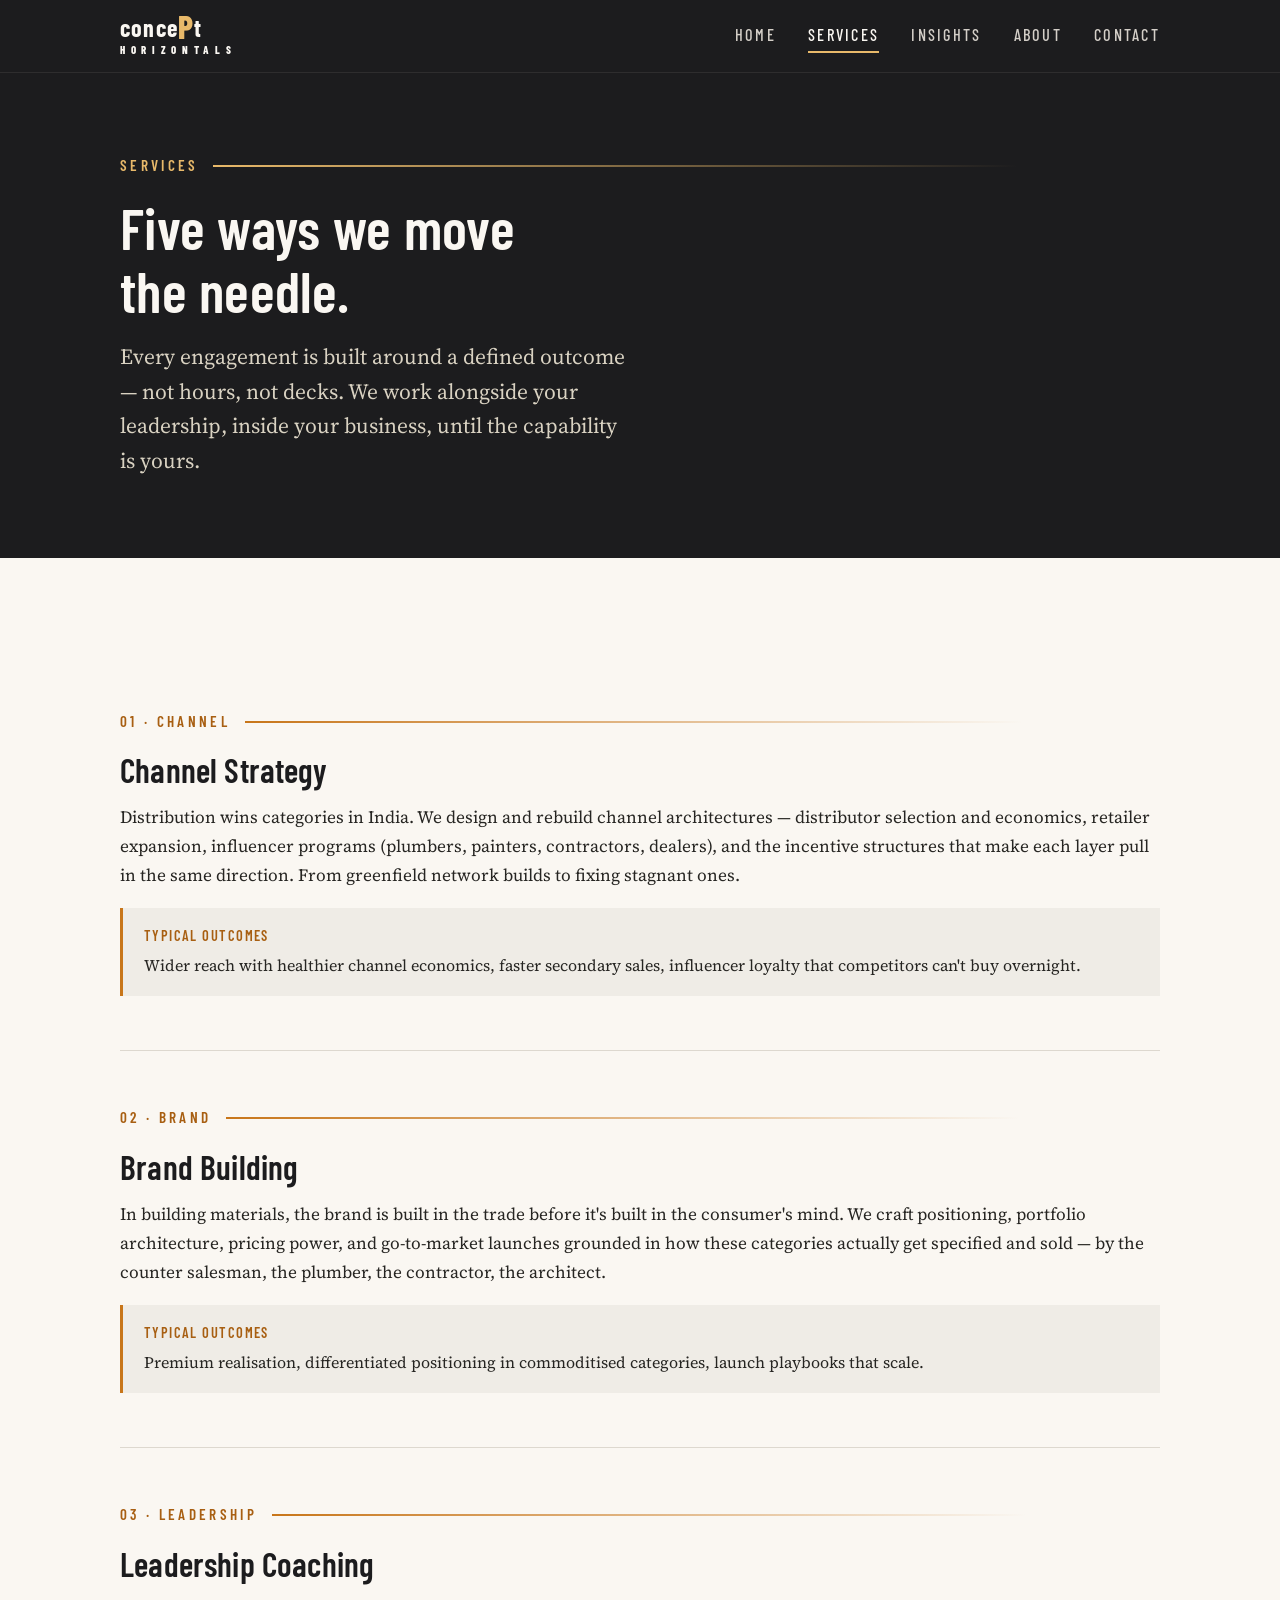
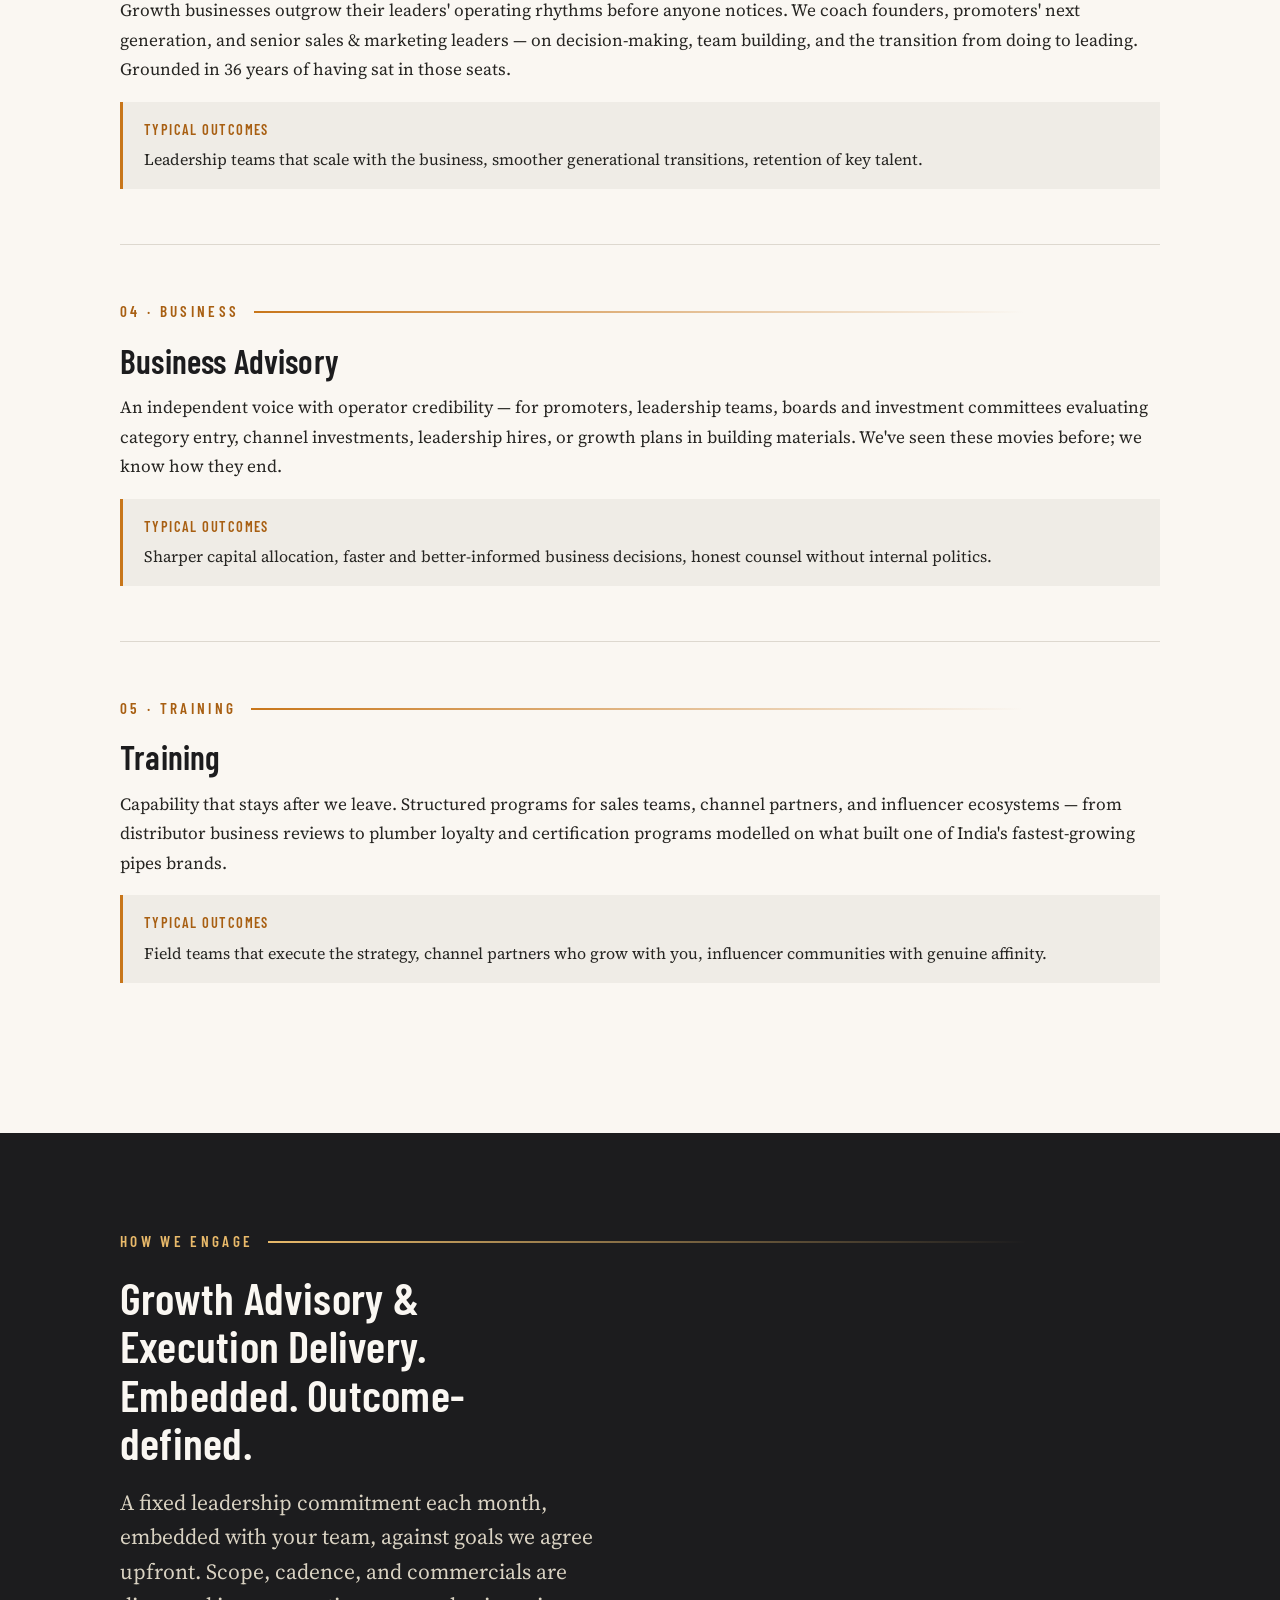
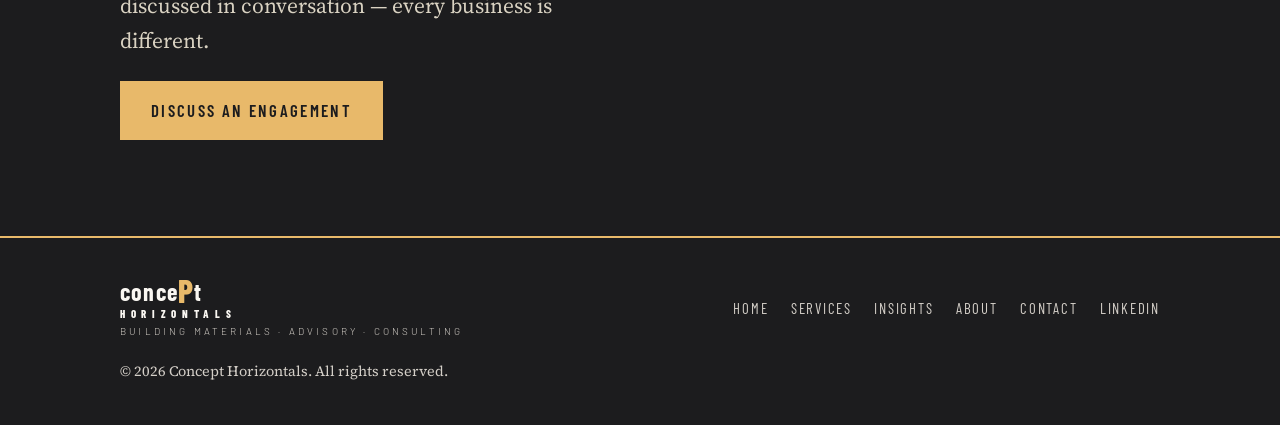
<file: services.html>
<!DOCTYPE html>
<html lang="en">
<head>
  <meta charset="UTF-8" />
  <meta name="viewport" content="width=device-width, initial-scale=1.0" />
  <title>Services — Concept Horizontals</title>
  <meta name="description" content="Channel strategy, brand building, leadership coaching, business advisory, and training for India's building materials companies." />
  <link rel="preconnect" href="https://fonts.googleapis.com" />
  <link rel="preconnect" href="https://fonts.gstatic.com" crossorigin />
  <link href="https://fonts.googleapis.com/css2?family=Barlow+Condensed:wght@400;500;600;700;800&family=Barlow:wght@300;400&family=Source+Serif+4:ital,wght@0,400;0,600;1,400&display=swap" rel="stylesheet" />
  <link rel="stylesheet" href="css/styles.css" />
</head>
<body>

  <header class="site-header">
    <div class="container">
      <a class="wordmark" href="index.html"><span class="wm-top">conce<span class="big-p">P</span>t</span><span class="wm-bottom">Horizontals</span></a>
      <button class="nav-toggle" aria-expanded="false" aria-controls="site-nav">Menu</button>
      <nav class="main-nav" id="site-nav" aria-label="Main">
        <ul>
          <li><a href="index.html">Home</a></li>
          <li><a href="services.html" aria-current="page">Services</a></li>
          <li><a href="insights.html">Insights</a></li>
          <li><a href="about.html">About</a></li>
          <li><a href="contact.html">Contact</a></li>
        </ul>
      </nav>
    </div>
  </header>

  <main>

    <section class="page-intro on-dark">
      <div class="container">
        <div class="horizon"><span class="eyebrow">Services</span></div>
        <h1>Five ways we move the needle.</h1>
        <p class="lede">Every engagement is built around a defined outcome — not hours, not decks. We work alongside your leadership, inside your business, until the capability is yours.</p>
      </div>
    </section>

    <section class="section">
      <div class="container">

        <article class="service" id="channel-strategy">
          <div class="horizon"><span class="eyebrow">01 · Channel</span></div>
          <h3>Channel Strategy</h3>
          <p>Distribution wins categories in India. We design and rebuild channel architectures — distributor selection and economics, retailer expansion, influencer programs (plumbers, painters, contractors, dealers), and the incentive structures that make each layer pull in the same direction. From greenfield network builds to fixing stagnant ones.</p>
          <div class="outcomes">
            <strong>Typical outcomes</strong>
            Wider reach with healthier channel economics, faster secondary sales, influencer loyalty that competitors can't buy overnight.
          </div>
        </article>

        <article class="service" id="brand-building">
          <div class="horizon"><span class="eyebrow">02 · Brand</span></div>
          <h3>Brand Building</h3>
          <p>In building materials, the brand is built in the trade before it's built in the consumer's mind. We craft positioning, portfolio architecture, pricing power, and go-to-market launches grounded in how these categories actually get specified and sold — by the counter salesman, the plumber, the contractor, the architect.</p>
          <div class="outcomes">
            <strong>Typical outcomes</strong>
            Premium realisation, differentiated positioning in commoditised categories, launch playbooks that scale.
          </div>
        </article>

        <article class="service" id="leadership-coaching">
          <div class="horizon"><span class="eyebrow">03 · Leadership</span></div>
          <h3>Leadership Coaching</h3>
          <p>Growth businesses outgrow their leaders' operating rhythms before anyone notices. We coach founders, promoters' next generation, and senior sales &amp; marketing leaders — on decision-making, team building, and the transition from doing to leading. Grounded in 36 years of having sat in those seats.</p>
          <div class="outcomes">
            <strong>Typical outcomes</strong>
            Leadership teams that scale with the business, smoother generational transitions, retention of key talent.
          </div>
        </article>

        <article class="service" id="business-advisory">
          <div class="horizon"><span class="eyebrow">04 · Business</span></div>
          <h3>Business Advisory</h3>
          <p>An independent voice with operator credibility — for promoters, leadership teams, boards and investment committees evaluating category entry, channel investments, leadership hires, or growth plans in building materials. We've seen these movies before; we know how they end.</p>
          <div class="outcomes">
            <strong>Typical outcomes</strong>
            Sharper capital allocation, faster and better-informed business decisions, honest counsel without internal politics.
          </div>
        </article>

        <article class="service" id="training">
          <div class="horizon"><span class="eyebrow">05 · Training</span></div>
          <h3>Training</h3>
          <p>Capability that stays after we leave. Structured programs for sales teams, channel partners, and influencer ecosystems — from distributor business reviews to plumber loyalty and certification programs modelled on what built one of India's fastest-growing pipes brands.</p>
          <div class="outcomes">
            <strong>Typical outcomes</strong>
            Field teams that execute the strategy, channel partners who grow with you, influencer communities with genuine affinity.
          </div>
        </article>

      </div>
    </section>

    <section class="section section--dark on-dark cta-band">
      <div class="container">
        <div class="horizon"><span class="eyebrow">How We Engage</span></div>
        <h2>Growth Advisory &amp; Execution Delivery. Embedded. Outcome-defined.</h2>
        <p class="lede">A fixed leadership commitment each month, embedded with your team, against goals we agree upfront. Scope, cadence, and commercials are discussed in conversation — every business is different.</p>
        <a class="btn btn--solid" href="contact.html">Discuss an Engagement</a>
      </div>
    </section>

  </main>

  <footer class="site-footer">
    <div class="container">
      <a class="wordmark" href="index.html"><span class="wm-top">conce<span class="big-p">P</span>t</span><span class="wm-bottom">Horizontals</span><span class="wm-tagline">Building Materials · Advisory · Consulting</span></a>
      <nav class="footer-nav" aria-label="Footer">
        <ul>
          <li><a href="index.html">Home</a></li>
          <li><a href="services.html">Services</a></li>
          <li><a href="insights.html">Insights</a></li>
          <li><a href="about.html">About</a></li>
          <li><a href="contact.html">Contact</a></li>
          <li><a href="#" rel="noopener">LinkedIn</a></li>
        </ul>
      </nav>
      <p class="copyright">© 2026 Concept Horizontals. All rights reserved.</p>
    </div>
  </footer>

  <script src="js/main.js"></script>
</body>
</html>
</file>
<file: css/styles.css>
/* ============================================================
   CONCEPT HORIZONTALS — styles.css
   Palette:  charcoal / ivory / amber
   Type:     Barlow Condensed (display & labels) + Source Serif 4 (body)
   Signature: the amber "horizon line" — a thin horizontal rule
              that anchors every section, echoing the firm's name.
   ============================================================ */

:root {
  /* Official brand tokens — from the concePt Horizontals logo set (Option B) */
  --charcoal:    #1C1C1E;  /* dark surfaces */
  --charcoal-2:  #29292C;  /* raised dark surface */
  --ivory:       #FAF7F2;  /* main light background */
  --ivory-2:     #EFECE6;  /* alternate light band */
  --amber:       #C8761A;  /* primary accent on light: buttons, links */
  --amber-light: #E8B96A;  /* accent on dark: stats, the P, horizon lines */
  --amber-deep:  #A85F12;  /* hover / borders on light */
  --ink:         #262522;  /* body text on ivory */
  --stone:       #4A4A4C;  /* muted captions on ivory (charcoal-dim) */
  --stone-dark:  #D4CFC8;  /* muted captions on charcoal (ivory-dim) */

  --font-display: "Barlow Condensed", "Arial Narrow", sans-serif;
  --font-body: "Source Serif 4", Georgia, serif;

  --max-w: 1120px;
  --pad-x: clamp(1.25rem, 4vw, 2.5rem);
}

* { margin: 0; padding: 0; box-sizing: border-box; }

html { scroll-behavior: smooth; }
@media (prefers-reduced-motion: reduce) {
  html { scroll-behavior: auto; }
  *, *::before, *::after { animation: none !important; transition: none !important; }
}

body {
  font-family: var(--font-body);
  font-size: 1.075rem;
  line-height: 1.7;
  color: var(--ink);
  background: var(--ivory);
}

img { max-width: 100%; display: block; }

a { color: inherit; }
a:focus-visible, button:focus-visible {
  outline: 3px solid var(--amber);
  outline-offset: 3px;
}

.container {
  max-width: var(--max-w);
  margin: 0 auto;
  padding-left: var(--pad-x);
  padding-right: var(--pad-x);
}

/* ---------- Wordmark (official stacked lockup) ---------- */
.wordmark {
  display: inline-flex;
  flex-direction: column;
  font-family: var(--font-display);
  text-decoration: none;
  color: var(--ivory);
  line-height: 1;
}
.wordmark .wm-top {
  font-weight: 700;
  font-size: 1.5rem;
  letter-spacing: 0.05em;
}
.wordmark .big-p {
  color: var(--amber-light);
  font-size: 1.32em;
  font-weight: 800;
  line-height: 0;
  vertical-align: -0.05em;
}
.wordmark .wm-bottom {
  font-weight: 800;
  font-size: 0.68rem;
  letter-spacing: 0.52em;
  text-transform: uppercase;
  margin-top: 0.28rem;
  color: inherit;
}
.wordmark .wm-tagline {
  font-family: "Barlow", var(--font-body);
  font-weight: 300;
  font-size: 0.62rem;
  letter-spacing: 0.32em;
  text-transform: uppercase;
  margin-top: 0.45rem;
  color: var(--stone-dark);
}

/* ---------- Header / Nav ---------- */
.site-header {
  background: var(--charcoal);
  position: sticky;
  top: 0;
  z-index: 50;
  border-bottom: 1px solid rgba(244, 239, 228, 0.08);
}
.site-header .container {
  display: flex;
  align-items: center;
  justify-content: space-between;
  min-height: 72px;
}
.main-nav ul {
  display: flex;
  gap: 2rem;
  list-style: none;
}
.main-nav a {
  font-family: var(--font-display);
  font-weight: 500;
  font-size: 1.02rem;
  letter-spacing: 0.14em;
  text-transform: uppercase;
  text-decoration: none;
  color: var(--stone-dark);
  padding: 0.4rem 0;
  border-bottom: 2px solid transparent;
  transition: color 160ms ease, border-color 160ms ease;
}
.main-nav a:hover { color: var(--ivory); }
.main-nav a[aria-current="page"] {
  color: var(--ivory);
  border-bottom-color: var(--amber-light);
}

.nav-toggle {
  display: none;
  background: none;
  border: 1px solid rgba(244, 239, 228, 0.3);
  color: var(--ivory);
  font-family: var(--font-display);
  font-size: 0.95rem;
  letter-spacing: 0.12em;
  text-transform: uppercase;
  padding: 0.45rem 0.9rem;
  cursor: pointer;
}

@media (max-width: 760px) {
  .nav-toggle { display: block; }
  .main-nav {
    display: none;
    position: absolute;
    top: 72px; left: 0; right: 0;
    background: var(--charcoal-2);
    border-bottom: 2px solid var(--amber-light);
  }
  .main-nav.open { display: block; }
  .main-nav ul {
    flex-direction: column;
    gap: 0;
    padding: 0.5rem 0 1rem;
  }
  .main-nav li { padding: 0 var(--pad-x); }
  .main-nav a { display: block; padding: 0.8rem 0; border-bottom: none; }
  .main-nav a[aria-current="page"] { color: var(--amber-light); }
}

/* ---------- Horizon rule (signature) ---------- */
.horizon {
  display: flex;
  align-items: center;
  gap: 0.9rem;
  margin-bottom: 1.1rem;
}
.horizon::after {
  content: "";
  flex: 1;
  height: 2px;
  background: linear-gradient(to right, var(--amber), transparent 85%);
}
.eyebrow {
  font-family: var(--font-display);
  font-weight: 600;
  font-size: 0.95rem;
  letter-spacing: 0.22em;
  text-transform: uppercase;
  color: var(--amber-deep);
  white-space: nowrap;
}
.on-dark .eyebrow { color: var(--amber-light); }
.on-dark .horizon::after { background: linear-gradient(to right, var(--amber-light), transparent 85%); }

/* ---------- Headings ---------- */
h1, h2, h3 {
  font-family: var(--font-display);
  font-weight: 600;
  line-height: 1.08;
  letter-spacing: 0.005em;
  color: var(--charcoal);
}
.on-dark h1, .on-dark h2, .on-dark h3 { color: var(--ivory); }

h1 { font-size: clamp(2.7rem, 6.5vw, 4.6rem); }
h2 { font-size: clamp(1.9rem, 4vw, 2.8rem); margin-bottom: 1.2rem; }
h3 { font-size: 1.45rem; margin-bottom: 0.5rem; }

.lede {
  font-size: clamp(1.15rem, 2vw, 1.35rem);
  line-height: 1.6;
  max-width: 46ch;
}

/* ---------- Sections ---------- */
.section { padding: clamp(3.5rem, 8vw, 6rem) 0; }
.section--alt { background: var(--ivory-2); }
.section--dark { background: var(--charcoal); color: var(--ivory); }
.section--dark p { color: #d9d2c2; }

/* ---------- Hero ---------- */
.hero {
  background: var(--charcoal);
  color: var(--ivory);
  padding: clamp(4.5rem, 11vw, 8.5rem) 0 clamp(3.5rem, 8vw, 6rem);
  position: relative;
  overflow: hidden;
}
.hero::before {
  /* faint oversized P watermark, echoing the wordmark */
  content: "P";
  position: absolute;
  right: -0.05em;
  bottom: -0.32em;
  font-family: var(--font-display);
  font-weight: 700;
  font-size: clamp(18rem, 42vw, 34rem);
  line-height: 1;
  color: rgba(232, 185, 106, 0.07);
  pointer-events: none;
}
.hero .container { position: relative; }
.hero h1 { max-width: 15ch; margin: 0.8rem 0 1.4rem; }
.hero .lede { color: #d9d2c2; margin-bottom: 2.4rem; }
.hero-ctas { display: flex; flex-wrap: wrap; gap: 1rem; }

/* ---------- Buttons ---------- */
.btn {
  display: inline-block;
  font-family: var(--font-display);
  font-weight: 600;
  font-size: 1.05rem;
  letter-spacing: 0.14em;
  text-transform: uppercase;
  text-decoration: none;
  padding: 0.85rem 1.8rem;
  border: 2px solid var(--amber);
  transition: background 160ms ease, color 160ms ease;
  cursor: pointer;
}
.on-dark .btn--ghost { border-color: var(--amber-light); }
.on-dark .btn--solid { background: var(--amber-light); border-color: var(--amber-light); }
.btn--solid { background: var(--amber); color: var(--charcoal); }
.btn--solid:hover { background: var(--ivory); border-color: var(--ivory); }
.btn--ghost { background: transparent; color: var(--ivory); }
.btn--ghost:hover { background: rgba(232, 185, 106, 0.15); }
.btn--ghost-dark { background: transparent; color: var(--charcoal); border-color: var(--amber-deep); }
.btn--ghost-dark:hover { background: var(--amber); color: var(--charcoal); }

/* ---------- Proof strip ---------- */
.proof-strip {
  background: var(--charcoal-2);
  border-top: 1px solid rgba(232, 185, 106, 0.35);
  padding: 2.4rem 0 1.9rem;
}
.proof-grid {
  display: grid;
  grid-template-columns: repeat(auto-fit, minmax(200px, 1fr));
  gap: 1.8rem 2.2rem;
}
.stat .num {
  display: block;
  font-family: var(--font-display);
  font-weight: 700;
  font-size: clamp(2.1rem, 4vw, 2.9rem);
  line-height: 1.05;
  color: var(--amber-light);
}
.stat .label {
  font-family: var(--font-display);
  font-weight: 400;
  font-size: 1rem;
  letter-spacing: 0.1em;
  text-transform: uppercase;
  color: var(--stone-dark);
}
.proof-caption {
  margin-top: 1.6rem;
  font-size: 0.95rem;
  color: var(--stone-dark);
  font-style: italic;
}

/* ---------- Card grids ---------- */
.card-grid {
  display: grid;
  grid-template-columns: repeat(auto-fit, minmax(250px, 1fr));
  gap: 1.4rem;
  margin-top: 2.4rem;
}
.card {
  background: var(--ivory);
  border: 1px solid #DDD8CF;
  border-top: 3px solid var(--amber);
  padding: 1.6rem 1.5rem 1.5rem;
  text-decoration: none;
  transition: transform 160ms ease, box-shadow 160ms ease;
}
a.card:hover {
  transform: translateY(-3px);
  box-shadow: 0 10px 24px rgba(34, 32, 28, 0.10);
}
.card p { font-size: 1rem; color: var(--stone); }
.card h3 { color: var(--charcoal); }

/* ---------- Two-column split ---------- */
.split {
  display: grid;
  grid-template-columns: 1fr 1.3fr;
  gap: clamp(2rem, 5vw, 4.5rem);
  align-items: start;
}
@media (max-width: 820px) { .split { grid-template-columns: 1fr; } }

/* ---------- Audience list ---------- */
.audience { list-style: none; margin-top: 1.8rem; }
.audience li {
  padding: 1.3rem 0;
  border-top: 1px solid #DDD8CF;
  display: grid;
  grid-template-columns: auto 1fr;
  gap: 1.2rem;
}
.audience li:last-child { border-bottom: 1px solid #DDD8CF; }
.audience .who {
  font-family: var(--font-display);
  font-weight: 600;
  font-size: 1.25rem;
  color: var(--charcoal);
  min-width: 15ch;
}
@media (max-width: 640px) { .audience li { grid-template-columns: 1fr; gap: 0.3rem; } }

/* ---------- CTA band ---------- */
.cta-band { text-align: left; }
.cta-band h2 { max-width: 22ch; }
.cta-band .btn { margin-top: 1.4rem; }

/* ---------- Services page ---------- */
.service {
  padding: clamp(2.4rem, 5vw, 3.4rem) 0;
  border-top: 1px solid #DDD8CF;
}
.service:first-of-type { border-top: none; }
.service h3 {
  font-size: clamp(1.6rem, 3vw, 2.1rem);
  margin-bottom: 0.9rem;
}
.service .outcomes {
  margin-top: 1.1rem;
  padding: 1rem 1.3rem;
  background: var(--ivory-2);
  border-left: 3px solid var(--amber);
  font-size: 1rem;
}
.service .outcomes strong {
  font-family: var(--font-display);
  font-weight: 600;
  letter-spacing: 0.1em;
  text-transform: uppercase;
  font-size: 0.9rem;
  color: var(--amber-deep);
  display: block;
  margin-bottom: 0.25rem;
}

/* ---------- Prose (about, article) ---------- */
.prose { max-width: 68ch; }
.prose p { margin-bottom: 1.3rem; }
.prose h2 { margin-top: 2.6rem; }
.prose ul { margin: 0 0 1.3rem 1.3rem; }
.prose li { margin-bottom: 0.5rem; }

/* ---------- Insights ---------- */
.article-card {
  display: block;
  background: var(--ivory);
  border: 1px solid #DDD8CF;
  border-left: 4px solid var(--amber);
  padding: 1.8rem 1.8rem 1.6rem;
  text-decoration: none;
  max-width: 760px;
  transition: transform 160ms ease, box-shadow 160ms ease;
}
.article-card:hover {
  transform: translateY(-3px);
  box-shadow: 0 10px 24px rgba(34, 32, 28, 0.10);
}
.article-card .pillar {
  font-family: var(--font-display);
  font-weight: 600;
  font-size: 0.88rem;
  letter-spacing: 0.18em;
  text-transform: uppercase;
  color: var(--amber-deep);
}
.article-card h3 { margin: 0.5rem 0 0.6rem; font-size: 1.6rem; }
.article-card p { color: var(--stone); font-size: 1.02rem; }
.read-more {
  font-family: var(--font-display);
  font-weight: 600;
  letter-spacing: 0.14em;
  text-transform: uppercase;
  font-size: 0.95rem;
  color: var(--amber-deep);
}

.article-meta {
  font-family: var(--font-display);
  letter-spacing: 0.14em;
  text-transform: uppercase;
  font-size: 0.92rem;
  color: var(--stone);
  margin-bottom: 2rem;
}

/* ---------- Contact ---------- */
.contact-grid {
  display: grid;
  grid-template-columns: 1.4fr 1fr;
  gap: clamp(2rem, 5vw, 4rem);
  margin-top: 2.4rem;
}
@media (max-width: 820px) { .contact-grid { grid-template-columns: 1fr; } }

.form-field { margin-bottom: 1.2rem; }
.form-field label {
  display: block;
  font-family: var(--font-display);
  font-weight: 600;
  letter-spacing: 0.12em;
  text-transform: uppercase;
  font-size: 0.9rem;
  color: var(--charcoal);
  margin-bottom: 0.35rem;
}
.form-field input,
.form-field textarea {
  width: 100%;
  font-family: var(--font-body);
  font-size: 1rem;
  padding: 0.75rem 0.9rem;
  background: var(--ivory);
  border: 1px solid #C7C1B6;
  color: var(--ink);
}
.form-field input:focus,
.form-field textarea:focus {
  outline: 3px solid var(--amber);
  outline-offset: 0;
  border-color: var(--amber);
}

.direct-channels {
  border-top: 3px solid var(--amber);
  background: var(--ivory-2);
  padding: 1.8rem 1.6rem;
}
.direct-channels h3 { margin-bottom: 1rem; }
.direct-channels p { margin-bottom: 0.9rem; font-size: 1rem; }
.direct-channels .chan {
  font-family: var(--font-display);
  font-weight: 600;
  letter-spacing: 0.12em;
  text-transform: uppercase;
  font-size: 0.88rem;
  color: var(--amber-deep);
  display: block;
}

/* ---------- Page intro banner (inner pages) ---------- */
.page-intro {
  background: var(--charcoal);
  color: var(--ivory);
  padding: clamp(3.2rem, 7vw, 5rem) 0;
}
.page-intro h1 { font-size: clamp(2.3rem, 5vw, 3.6rem); max-width: 18ch; margin-top: 0.8rem; }
.page-intro .lede { color: #d9d2c2; margin-top: 1.2rem; }

/* ---------- Footer ---------- */
.site-footer {
  background: var(--charcoal);
  color: var(--stone-dark);
  padding: 2.6rem 0;
  border-top: 2px solid var(--amber-light);
}
.site-footer .container {
  display: flex;
  flex-wrap: wrap;
  align-items: center;
  justify-content: space-between;
  gap: 1.4rem;
}
.footer-nav ul { display: flex; flex-wrap: wrap; gap: 1.4rem; list-style: none; }
.footer-nav a {
  font-family: var(--font-display);
  letter-spacing: 0.12em;
  text-transform: uppercase;
  font-size: 0.92rem;
  text-decoration: none;
  color: var(--stone-dark);
}
.footer-nav a:hover { color: var(--ivory); }
.site-footer .copyright { font-size: 0.9rem; width: 100%; }


/* ============================================================
   PERSUASION UPGRADES
   ============================================================ */

/* ---------- Hero horizon lines (signature graphic) ---------- */
.hero-horizons {
  position: absolute;
  left: 0; right: 0; bottom: 0;
  height: 90px;
  pointer-events: none;
}
.hero-horizons span {
  position: absolute;
  left: 0;
  height: 1px;
  background: linear-gradient(to right, var(--amber-light), transparent);
}
.hero-horizons span:nth-child(1) { bottom: 64px; width: 34%; opacity: 0.5; }
.hero-horizons span:nth-child(2) { bottom: 46px; width: 52%; opacity: 0.4; }
.hero-horizons span:nth-child(3) { bottom: 28px; width: 72%; opacity: 0.3; }
.hero-horizons span:nth-child(4) { bottom: 10px; width: 100%; opacity: 0.22; }

/* ---------- Institutions trust strip ---------- */
.brand-strip {
  background: var(--ivory-2);
  border-bottom: 1px solid #DDD8CF;
  padding: 1.6rem 0;
}
.brand-strip .container {
  display: flex;
  flex-wrap: wrap;
  align-items: baseline;
  gap: 0.6rem 1.4rem;
}
.brand-strip .strip-label {
  font-family: var(--font-display);
  font-weight: 600;
  font-size: 0.85rem;
  letter-spacing: 0.2em;
  text-transform: uppercase;
  color: var(--amber-deep);
  margin-right: 0.6rem;
}
.brand-strip .inst {
  font-family: var(--font-display);
  font-weight: 500;
  font-size: 1.06rem;
  letter-spacing: 0.16em;
  text-transform: uppercase;
  color: var(--stone);
  white-space: nowrap;
}
.brand-strip .dot { color: var(--amber); }

/* ---------- TRUFLO growth chart band ---------- */
.growth-band { position: relative; }
.growth-band .split { align-items: center; }
.growth-chart { width: 100%; height: auto; display: block; }
.growth-chart .axis { stroke: rgba(212, 207, 200, 0.25); stroke-width: 1; }
.growth-chart .curve {
  fill: none;
  stroke: var(--amber-light);
  stroke-width: 3;
  stroke-linecap: round;
}
.growth-chart .fill { fill: url(#growthFill); }
.growth-chart .chart-label {
  font-family: var(--font-display);
  font-size: 15px;
  letter-spacing: 2px;
  text-transform: uppercase;
  fill: var(--stone-dark);
}
.growth-chart .chart-num {
  font-family: var(--font-display);
  font-weight: 700;
  font-size: 30px;
  fill: var(--amber-light);
}
.growth-chart .marker { fill: var(--amber-light); }

/* Draw-in animation for the curve */
@keyframes drawCurve { to { stroke-dashoffset: 0; } }
.growth-chart .curve {
  stroke-dasharray: 1200;
  stroke-dashoffset: 1200;
}
.in-view .growth-chart .curve {
  animation: drawCurve 1.8s ease-out forwards;
}
@media (prefers-reduced-motion: reduce) {
  .growth-chart .curve { stroke-dasharray: none; stroke-dashoffset: 0; }
}

/* ---------- Scroll reveal ---------- */
.reveal {
  opacity: 0;
  transform: translateY(20px);
  transition: opacity 0.65s ease, transform 0.65s ease;
}
.reveal.in-view {
  opacity: 1;
  transform: none;
}
@media (prefers-reduced-motion: reduce) {
  .reveal { opacity: 1; transform: none; }
}


/* ---------- Credential lines under proof strip ---------- */
.cred-lines {
  margin-top: 1.8rem;
  display: grid;
  grid-template-columns: 1fr 1fr;
  gap: 1.4rem 2.4rem;
  border-top: 1px solid rgba(212, 207, 200, 0.15);
  padding-top: 1.5rem;
}
@media (max-width: 760px) { .cred-lines { grid-template-columns: 1fr; } }
.cred {
  font-size: 0.98rem;
  line-height: 1.6;
  color: var(--stone-dark);
}
.cred-lead {
  display: block;
  font-family: var(--font-display);
  font-weight: 600;
  font-size: 0.9rem;
  letter-spacing: 0.18em;
  text-transform: uppercase;
  color: var(--amber-light);
  margin-bottom: 0.3rem;
}


/* ---------- Secondary line inside a stat cell ---------- */
.stat .sub-label {
  display: block;
  margin-top: 0.55rem;
  font-family: var(--font-body);
  font-size: 0.92rem;
  line-height: 1.5;
  color: var(--stone-dark);
}
</file>
